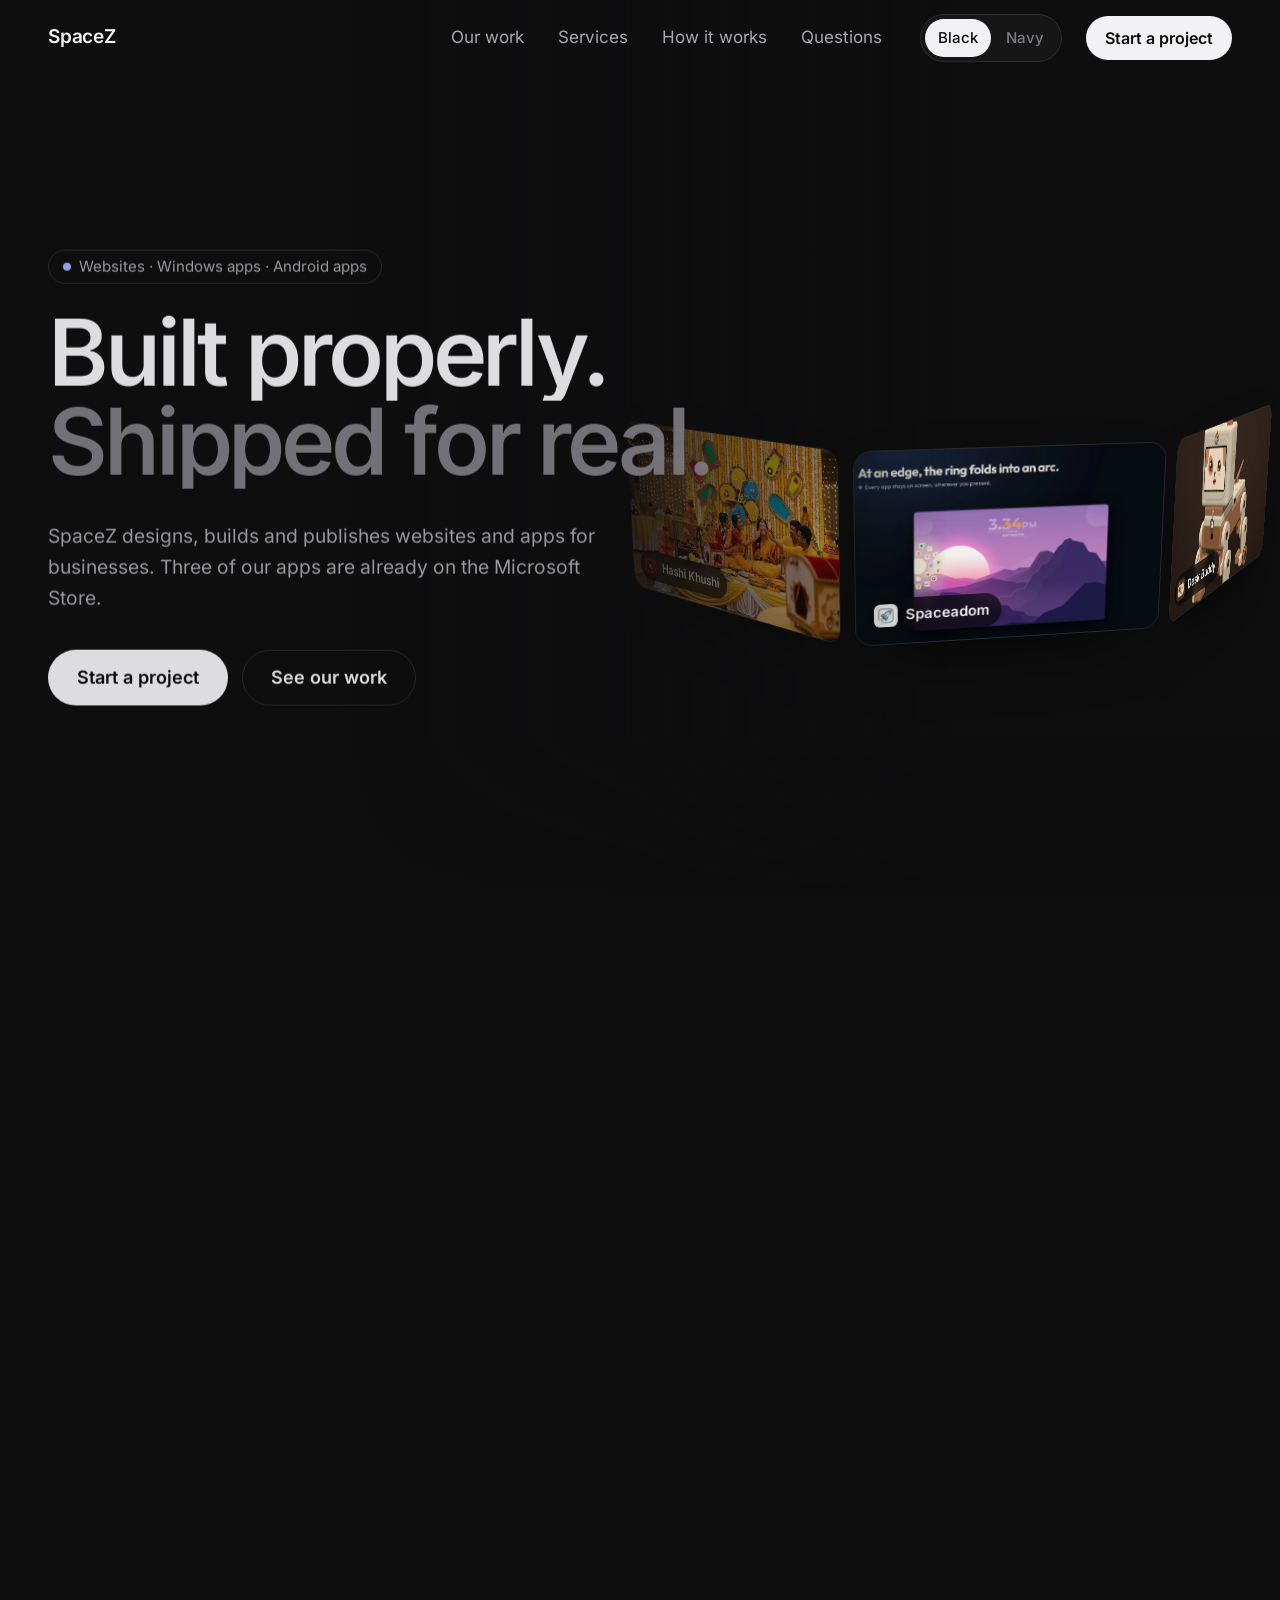
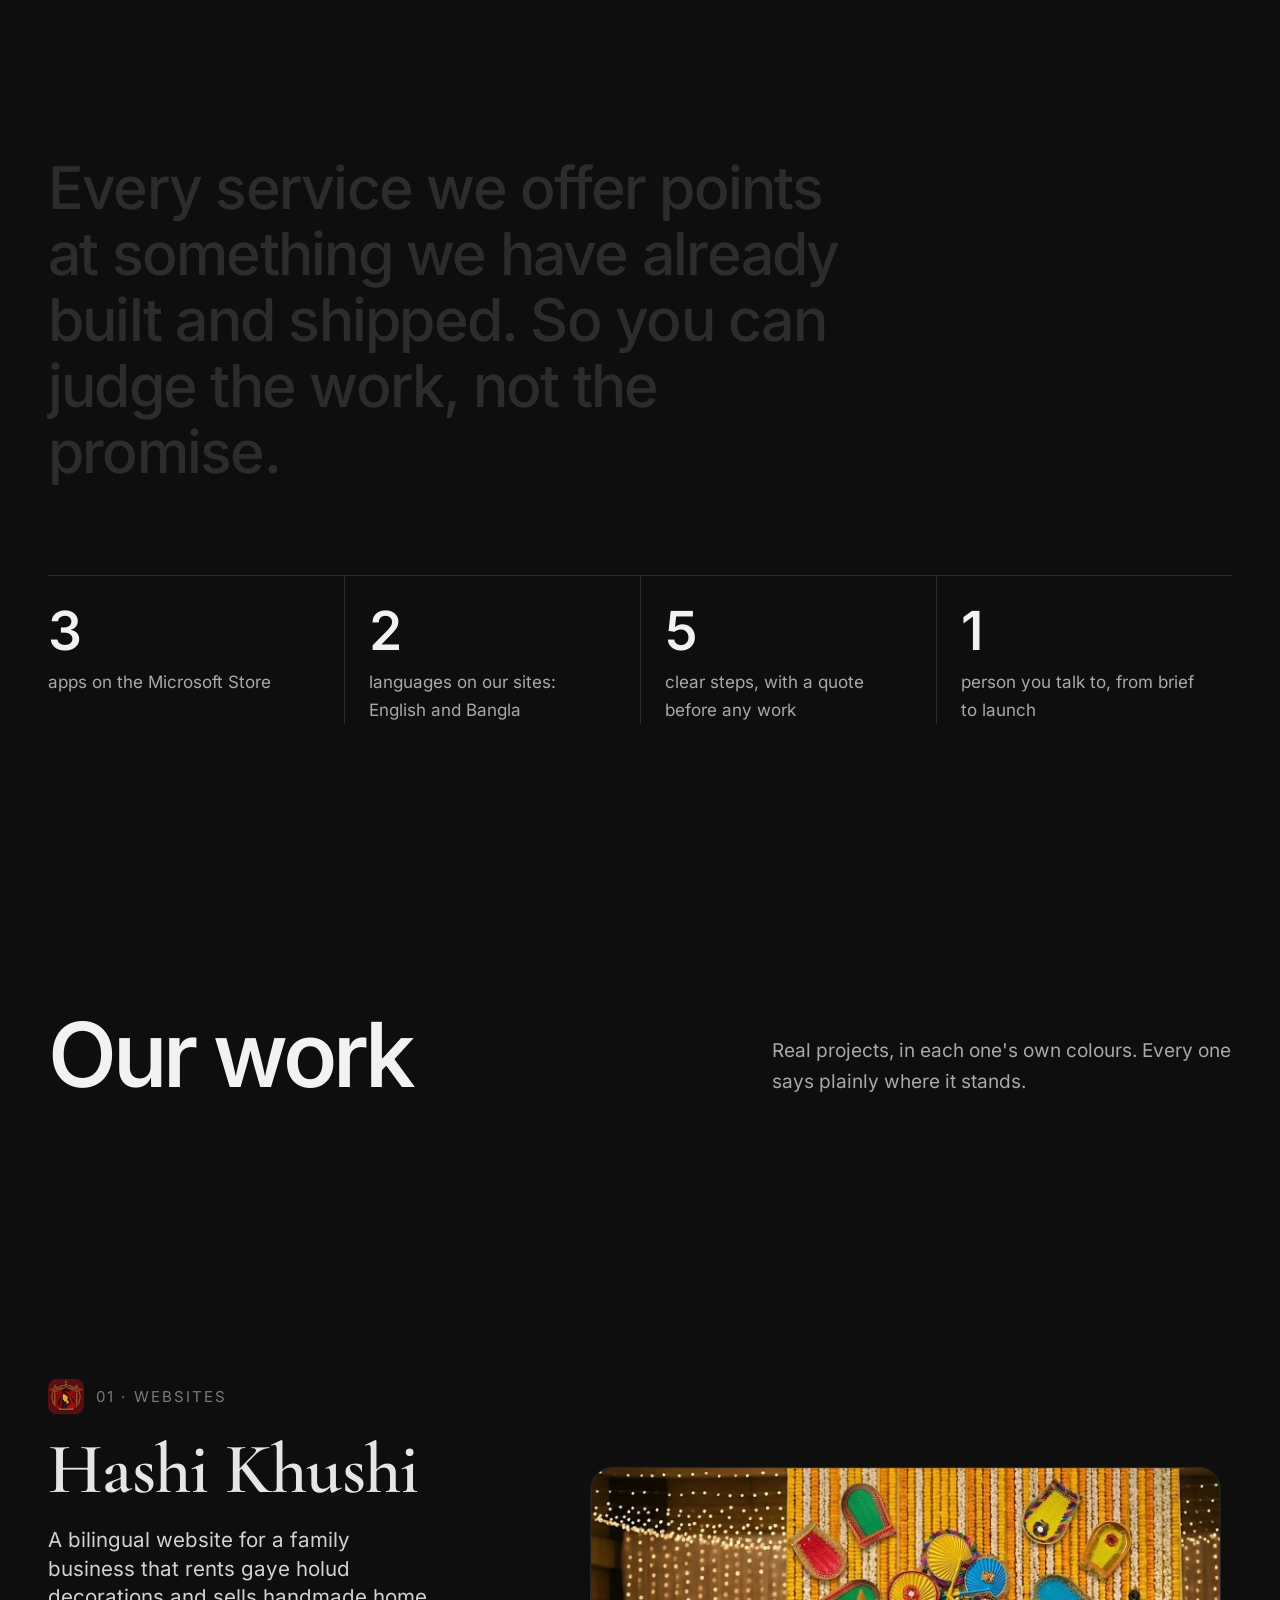
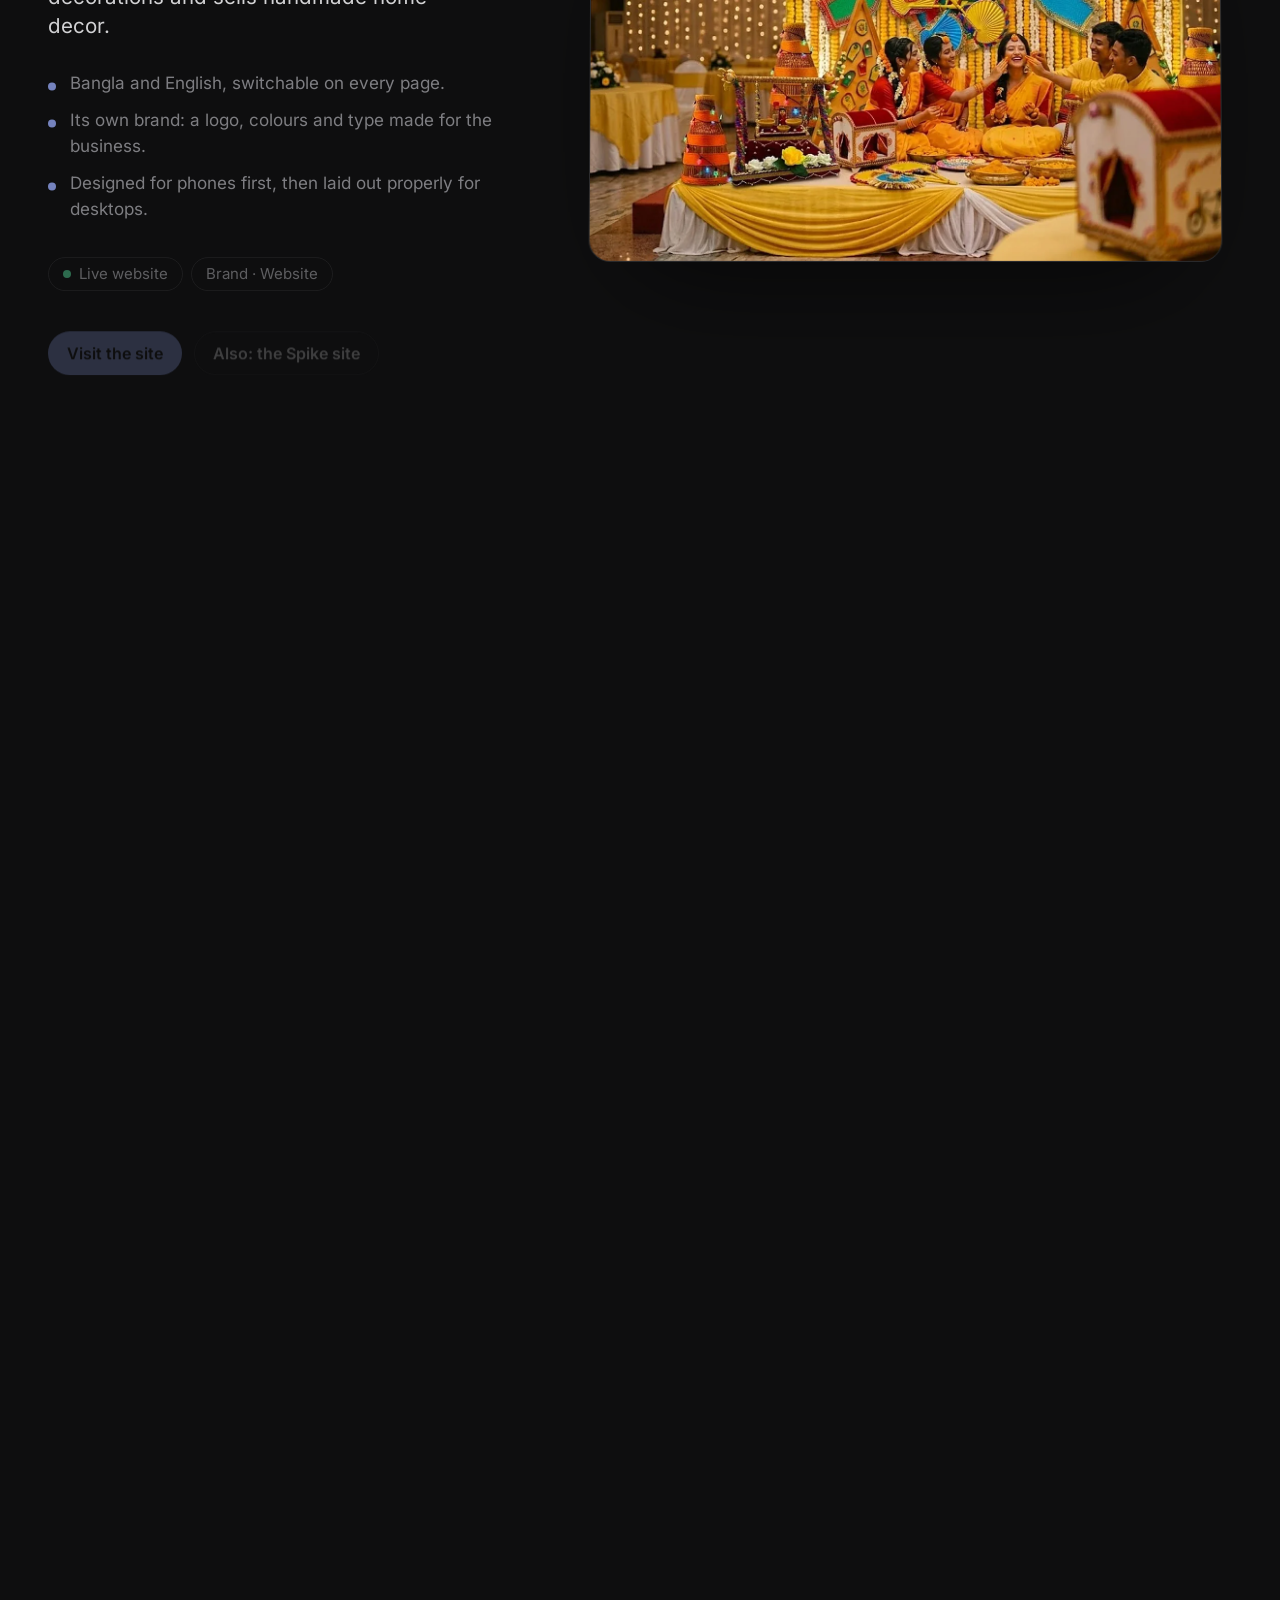
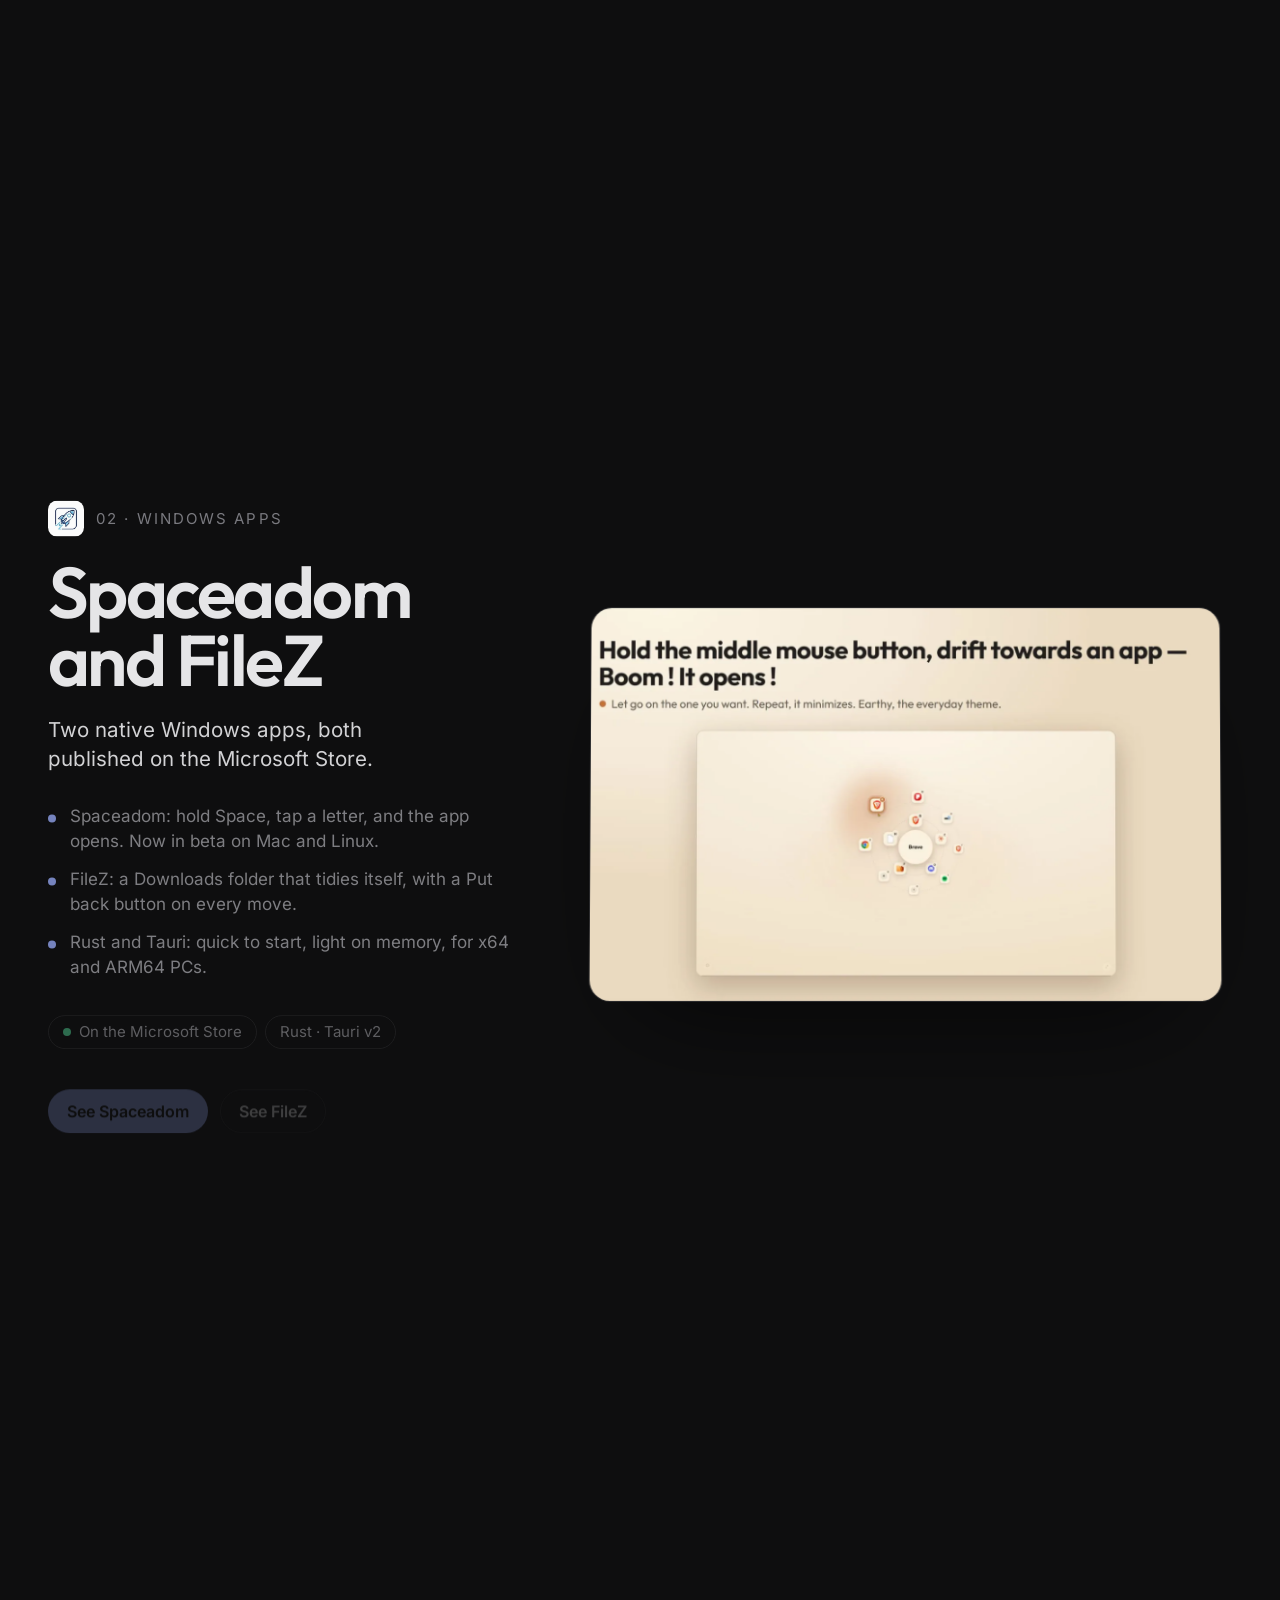
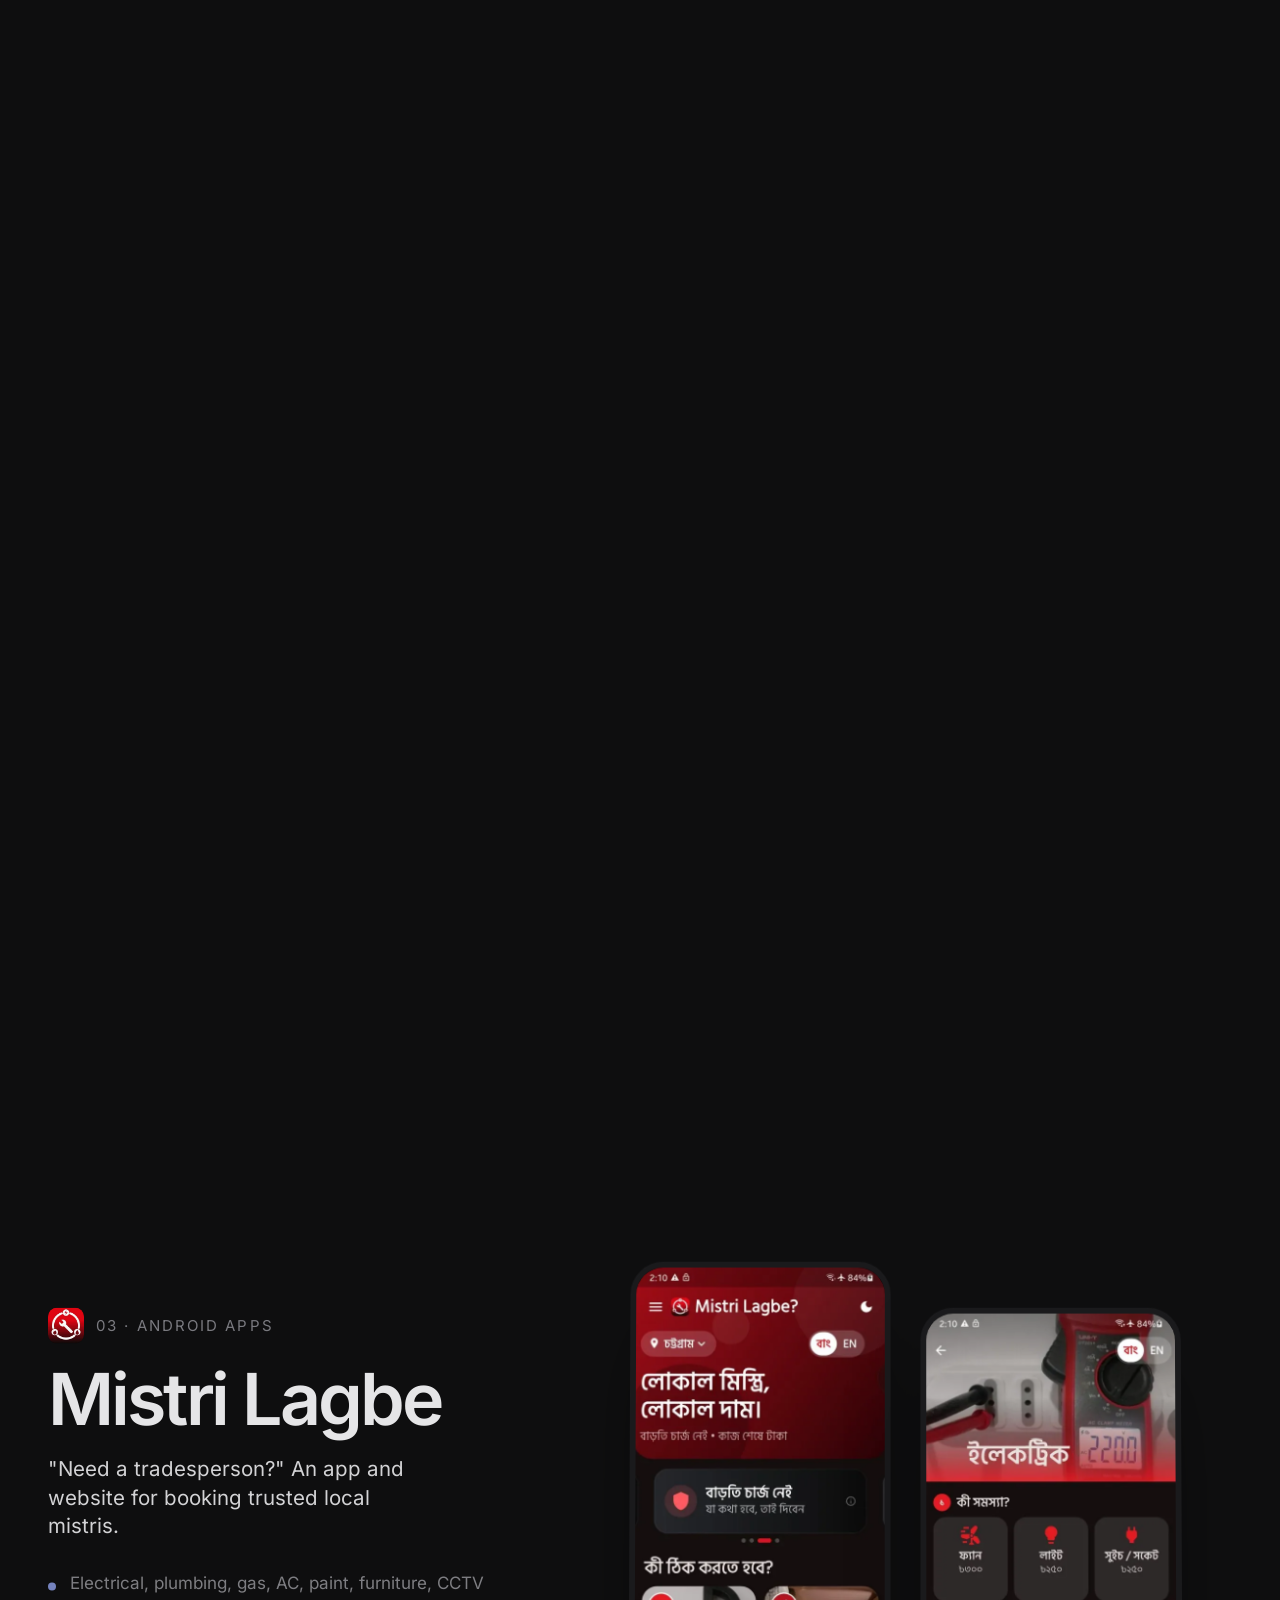
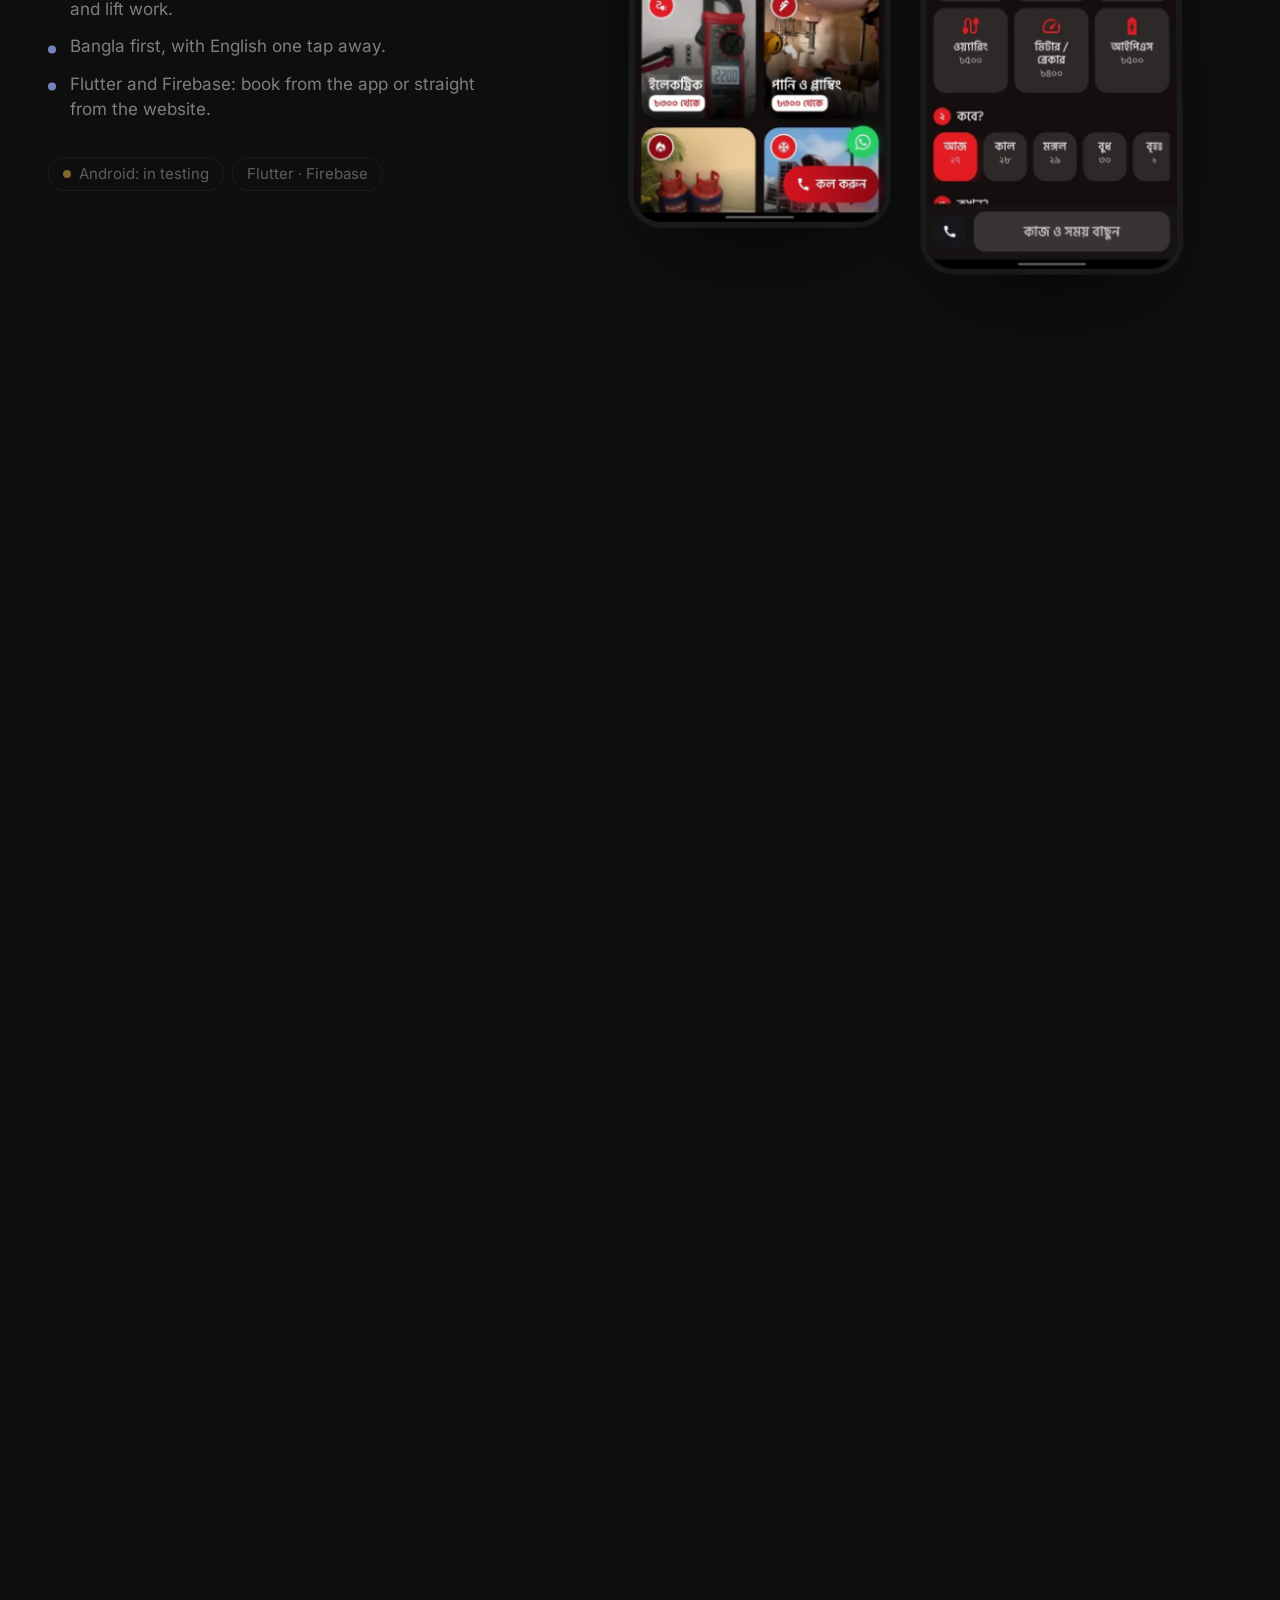
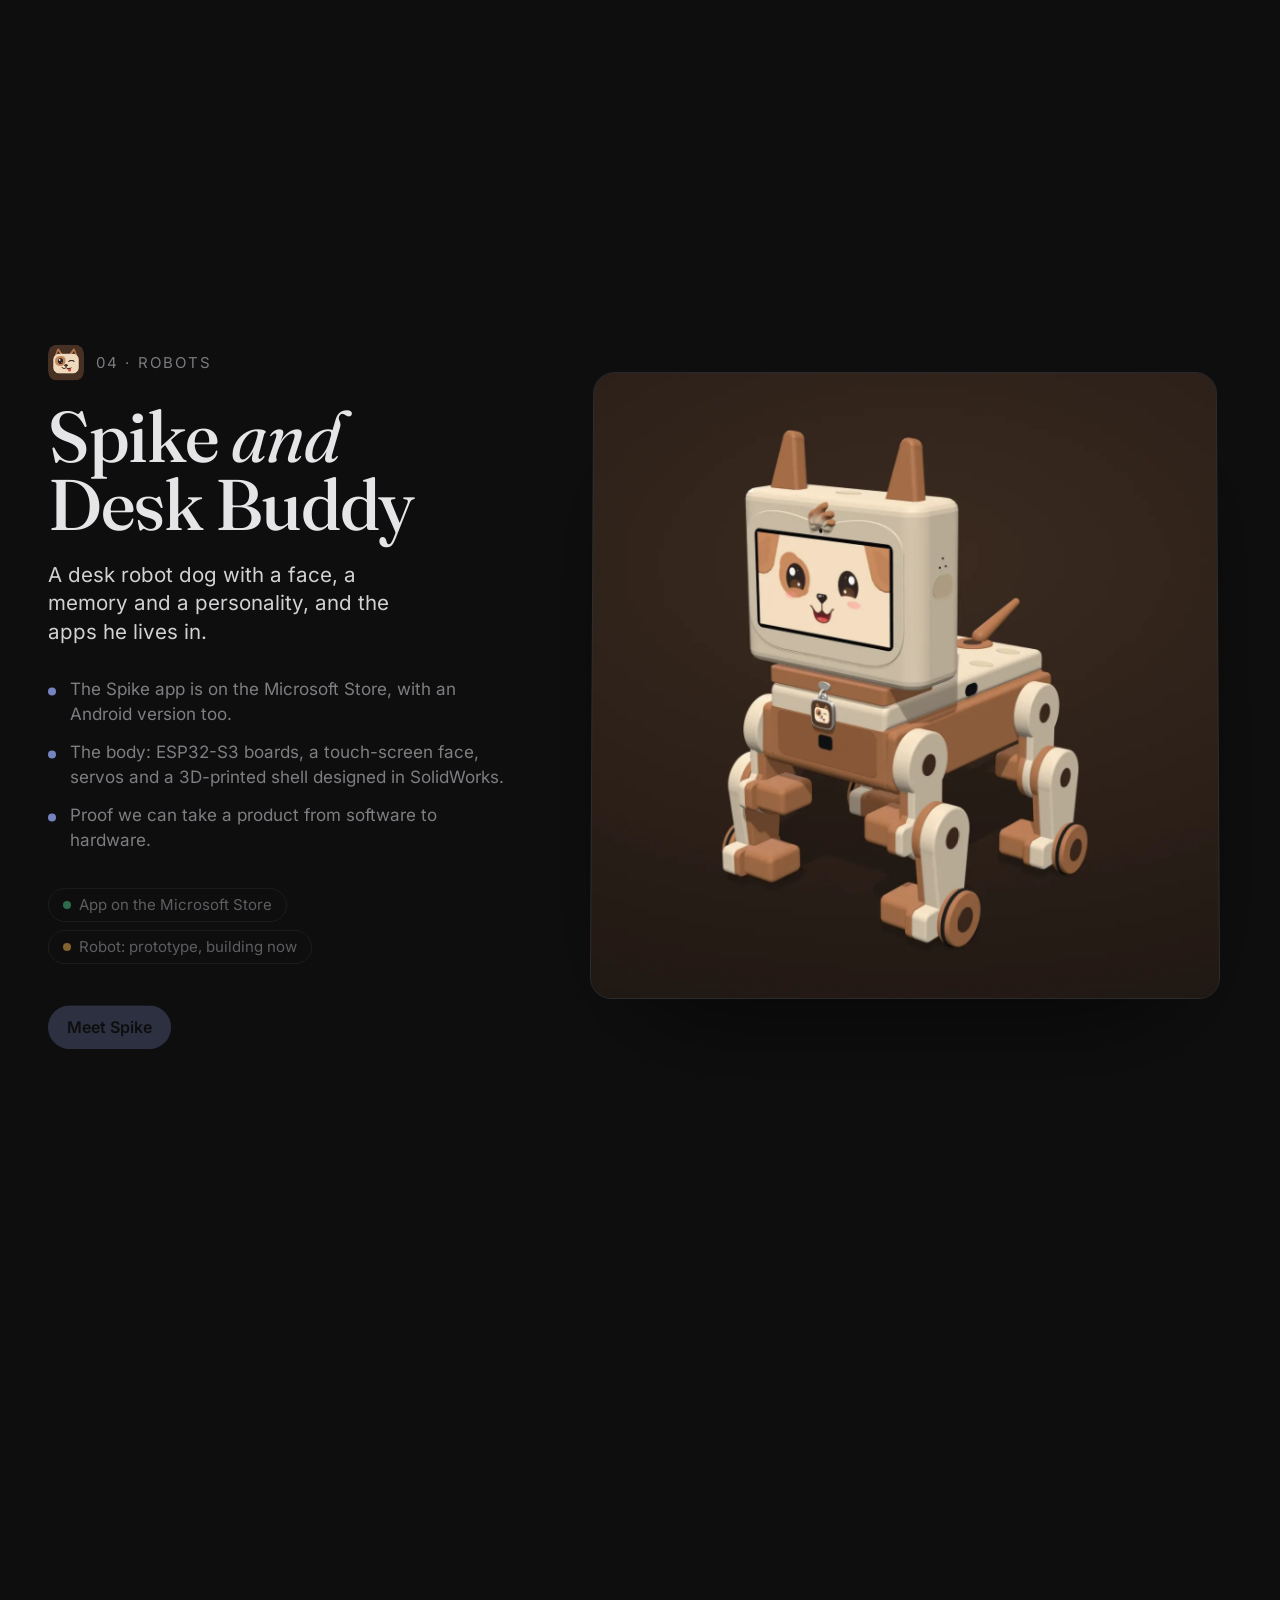
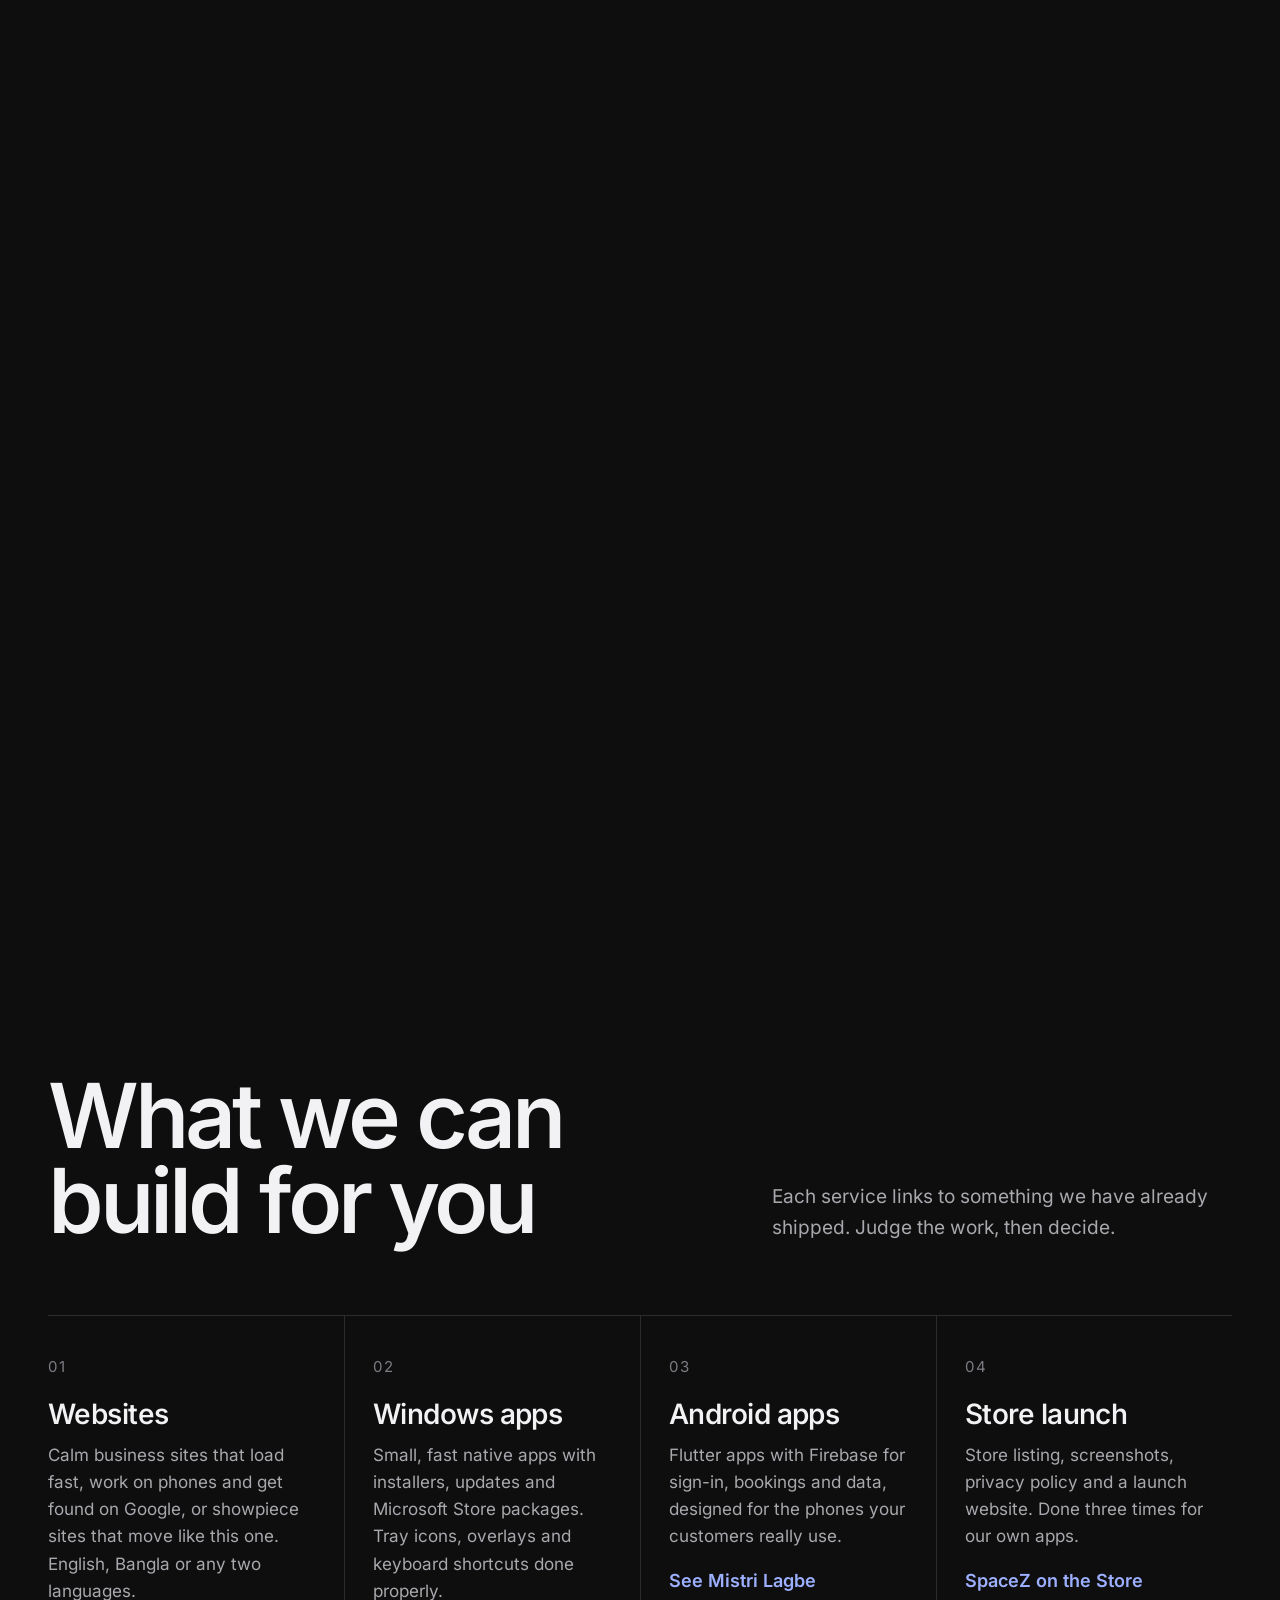
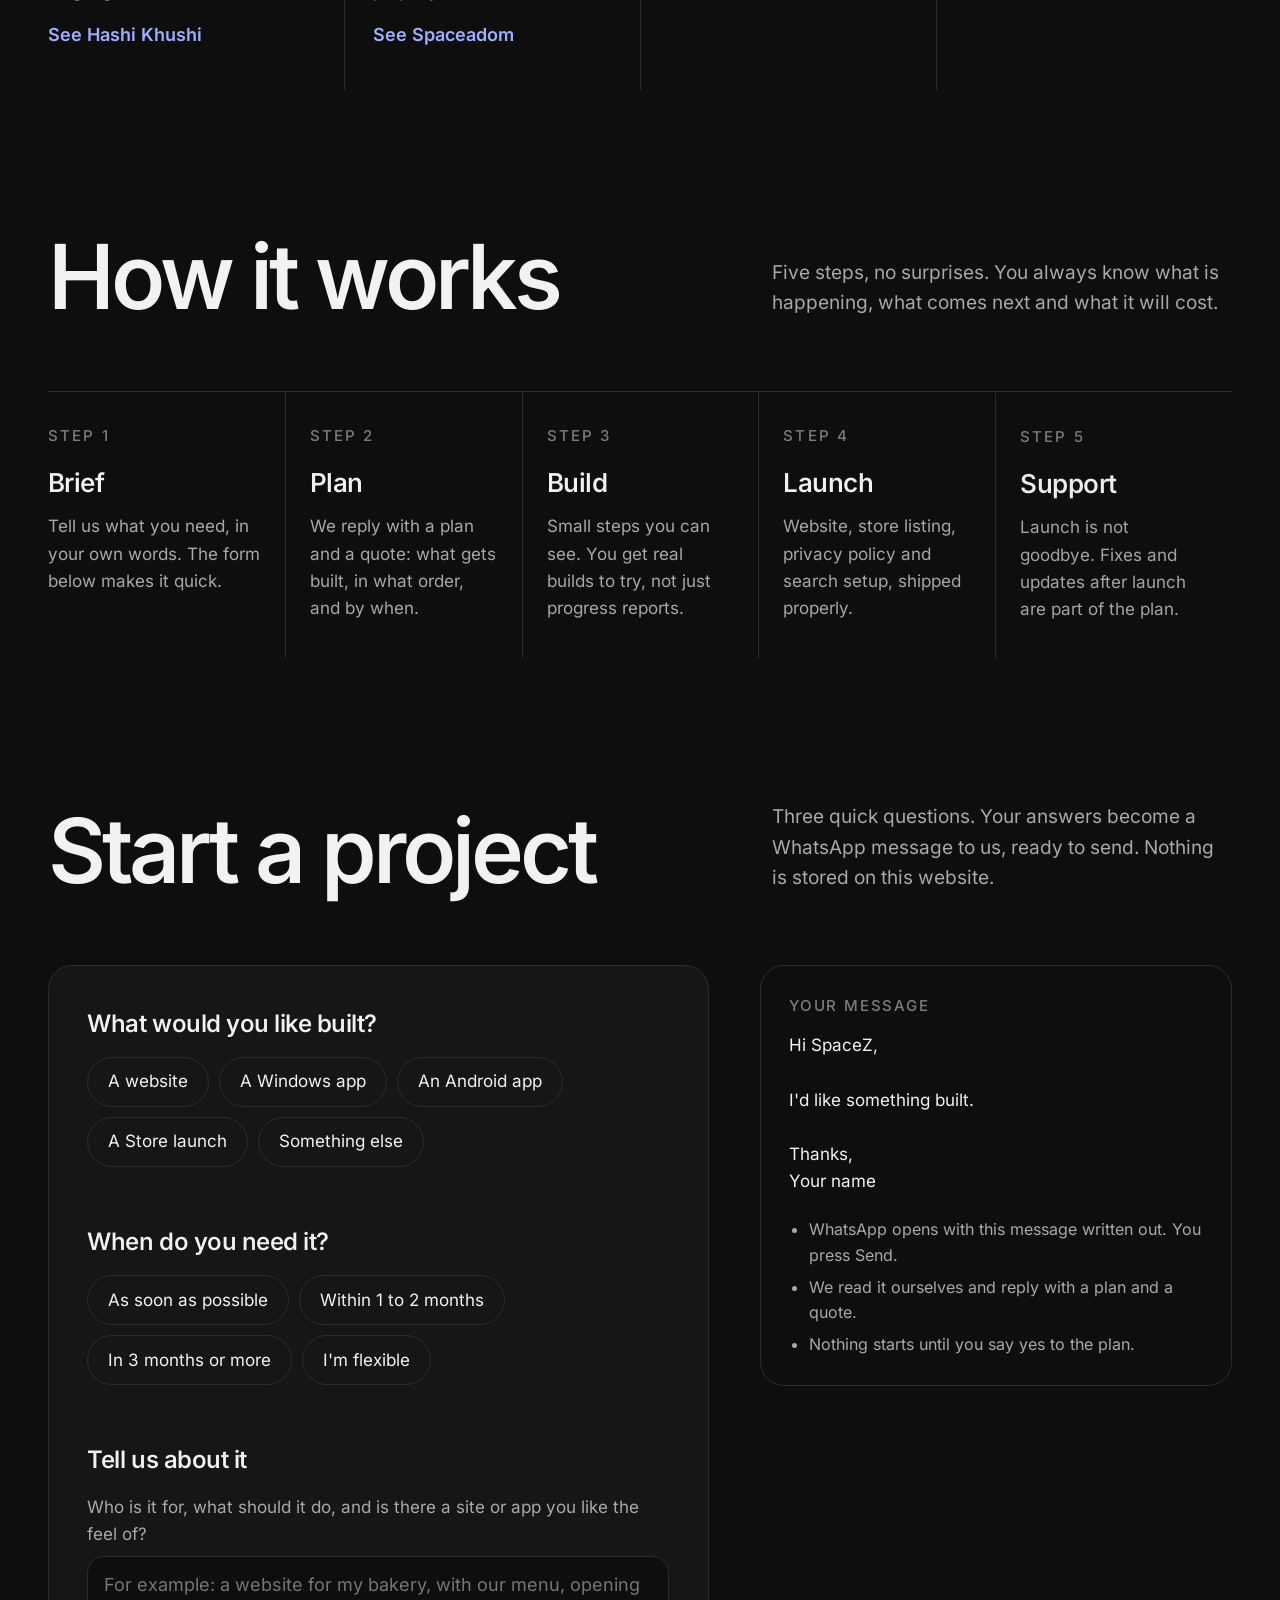
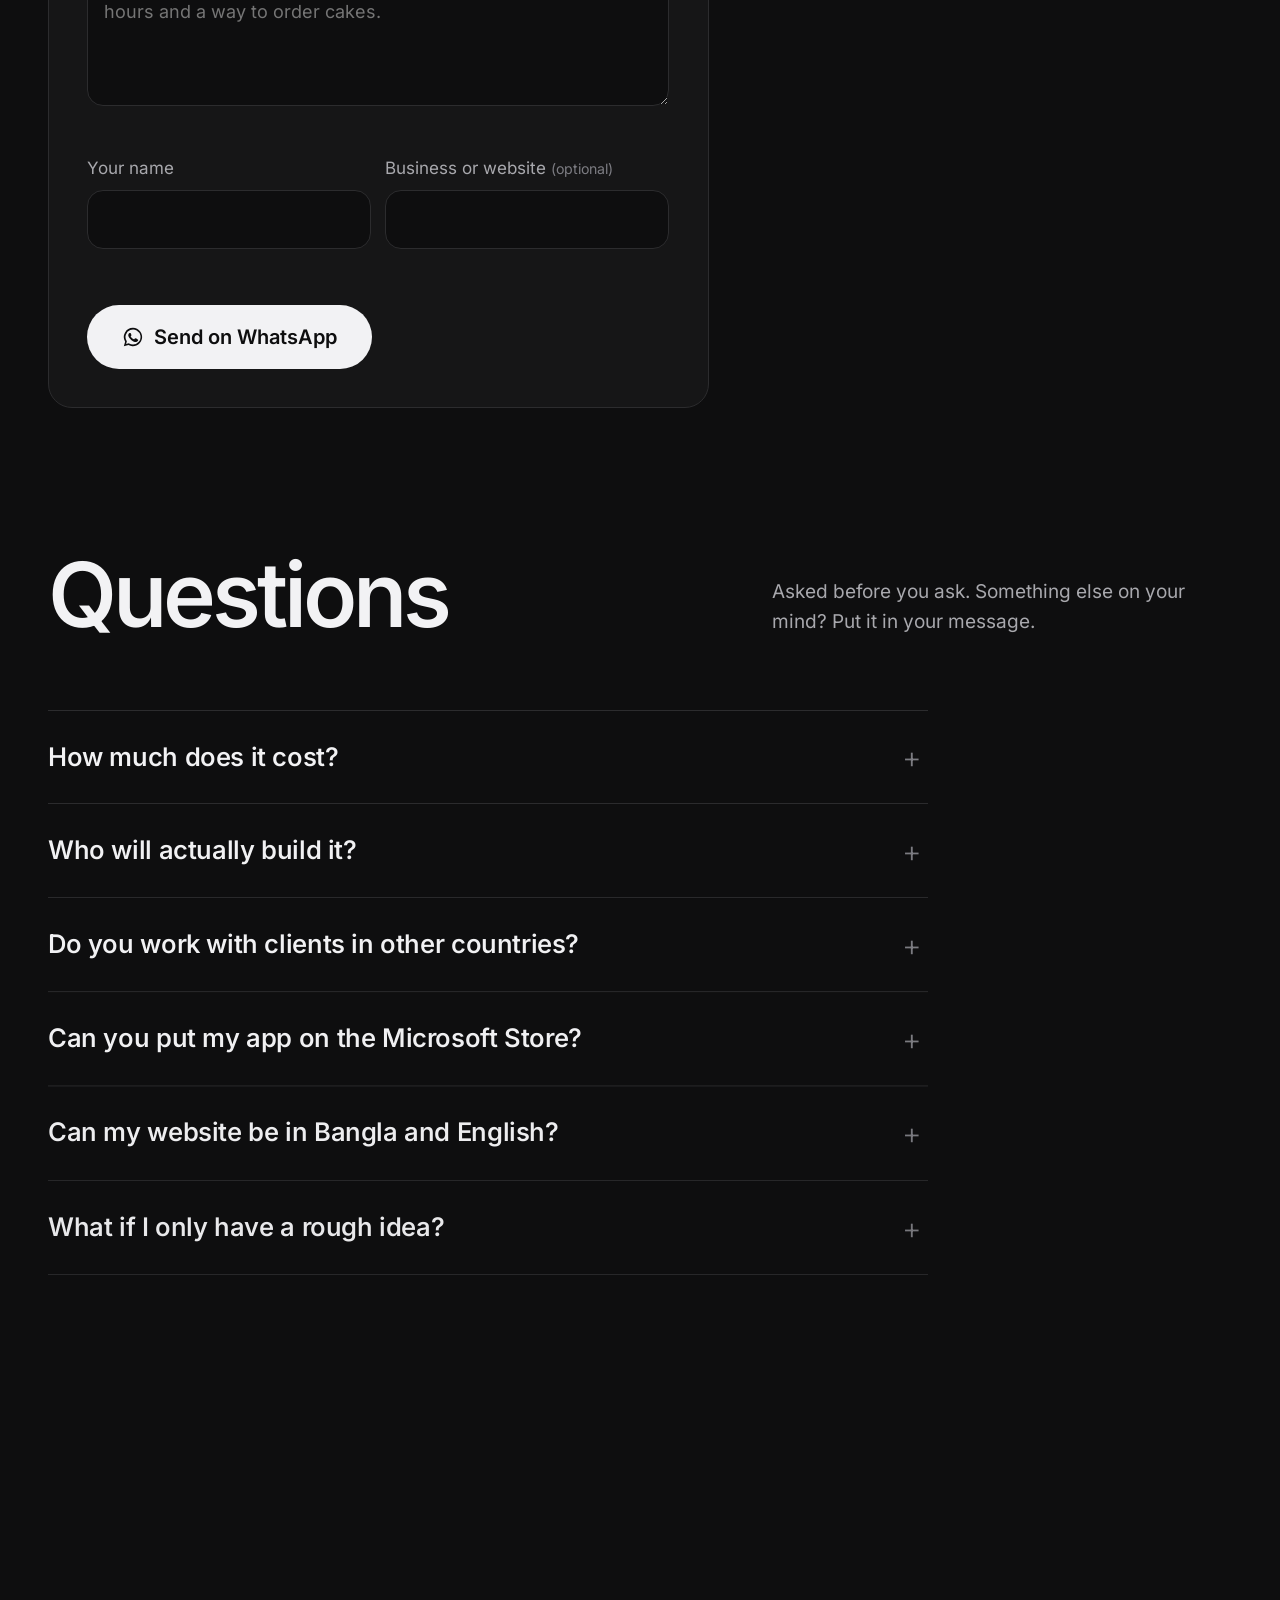
<file: index.html>
<!doctype html>
<html lang="en" data-theme="black" class="no-js">
<head>
<meta charset="utf-8">
<meta name="viewport" content="width=device-width, initial-scale=1, viewport-fit=cover">
<title>SpaceZ — Websites, Windows apps, Android apps and robots, built properly</title>
<meta name="description" content="SpaceZ is a small studio founded by Nur Ifran Arpon. We design, build and publish websites, Windows apps and Android apps for businesses, with three apps already on the Microsoft Store. Message us on WhatsApp.">
<link rel="canonical" href="https://nur-arpon.github.io/SpaceZ/">
<meta name="author" content="Nur Ifran Arpon">
<meta name="theme-color" content="#0e0e0f">
<script>(function(){var d=document.documentElement;d.className=d.className.replace('no-js','js');var t=null;try{t=localStorage.getItem('arpon-look')}catch(e){}if(t==='navy'||t==='black')d.setAttribute('data-theme',t)})();</script>
<link rel="preload" href="assets/fonts/inter.woff2" as="font" type="font/woff2" crossorigin>
<link rel="stylesheet" href="assets/css/site.css">
<link rel="icon" href="assets/img/favicon.svg?v=2" type="image/svg+xml">
<link rel="icon" href="assets/img/favicon-32.png?v=2" sizes="32x32" type="image/png">
<link rel="apple-touch-icon" href="assets/img/apple-touch-icon.png?v=2">
<meta property="og:type" content="website">
<meta property="og:site_name" content="SpaceZ">
<meta property="og:title" content="SpaceZ — Websites, apps and robots, built properly">
<meta property="og:description" content="A small studio with three apps on the Microsoft Store and live websites for real businesses. Tell us what you need on WhatsApp.">
<meta property="og:url" content="https://nur-arpon.github.io/SpaceZ/">
<meta property="og:image" content="https://nur-arpon.github.io/SpaceZ/assets/img/og.png">
<meta property="og:image:width" content="1200">
<meta property="og:image:height" content="630">
<meta name="twitter:card" content="summary_large_image">
<script type="application/ld+json">
{
  "@context": "https://schema.org",
  "@graph": [
    {
      "@type": "Organization",
      "@id": "https://nur-arpon.github.io/SpaceZ/#org",
      "name": "SpaceZ",
      "url": "https://nur-arpon.github.io/SpaceZ/",
      "logo": "https://nur-arpon.github.io/SpaceZ/assets/img/icon-512.png",
      "description": "A small studio that designs, builds and publishes websites, Windows apps and Android apps.",
      "founder": { "@type": "Person", "@id": "https://nur-arpon.github.io/#person", "name": "Nur Ifran Arpon", "url": "https://nur-arpon.github.io/" },
      "contactPoint": { "@type": "ContactPoint", "contactType": "sales", "url": "https://wa.me/61414089988", "availableLanguage": ["English", "Bengali"] },
      "sameAs": ["https://apps.microsoft.com/search/publisher?name=SpaceZ", "https://github.com/nur-arpon"]
    }
  ]
}
</script>
</head>
<body>
<a class="skip" href="#main">Skip to content</a>

<header class="header" id="header">
  <div class="wrap">
    <a class="wordmark" href="./">SpaceZ</a>
    <nav class="nav" aria-label="Main">
      <a href="#work">Our work</a>
      <a href="#services">Services</a>
      <a href="#process">How it works</a>
      <a href="#questions">Questions</a>
    </nav>
    <button class="theme-switch" type="button" aria-label="Switch the look between black and navy"><span data-v="black">Black</span><span data-v="navy">Navy</span></button>
    <a class="btn btn-primary btn-small" href="#brief">Start a project</a>
    <button class="menu-btn" type="button" aria-label="Open the menu" aria-expanded="false" aria-controls="sheet"><i></i></button>
  </div>
</header>
<div class="sheet" id="sheet">
  <a href="#work">Our work</a>
  <a href="#services">Services</a>
  <a href="#process">How it works</a>
  <a href="#questions">Questions</a>
  <button class="theme-switch" type="button" aria-label="Switch the look between black and navy"><span data-v="black">Black</span><span data-v="navy">Navy</span></button>
  <a class="btn btn-primary" href="#brief">Start a project</a>
</div>

<main id="main">

<section class="hero hero-long" id="top" aria-label="Introduction">
  <div class="hero-pin">
    <div class="orbit">
      <div class="orbit-cam" id="orbitCam">
        <div class="ring" id="ring">
          <button class="card3d" type="button" data-go="#websites" aria-label="See our websites"><img src="assets/img/work/hashi-hall.webp" alt="" width="1376" height="769"><span class="tag"><img src="assets/img/work/icon-hashi.webp" alt="" width="24" height="24">Hashi Khushi</span></button>
          <button class="card3d" type="button" data-go="#windows" aria-label="See our Windows apps"><img src="assets/img/work/spaceadom-arc.webp" alt="" width="1600" height="900"><span class="tag"><img src="assets/img/work/icon-spaceadom.webp" alt="" width="24" height="24">Spaceadom</span></button>
          <button class="card3d" type="button" data-go="#robots" aria-label="See our robot"><img src="assets/img/work/spike-robot.webp" alt="" width="1400" height="1400"><span class="tag"><img src="assets/img/work/icon-spike.webp" alt="" width="24" height="24">Desk Buddy</span></button>
          <button class="card3d" type="button" data-go="#android" aria-label="See our Android apps"><img src="assets/img/work/mistri-home.webp" alt="" width="540" height="1170" style="object-position:50% 20%"><span class="tag"><img src="assets/img/work/icon-mistri.webp" alt="" width="24" height="24">Mistri Lagbe</span></button>
          <button class="card3d" type="button" data-go="#windows" aria-label="See our Windows apps"><img src="assets/img/work/filez.webp" alt="" width="1280" height="720"><span class="tag"><img src="assets/img/work/icon-filez.webp" alt="" width="24" height="24">FileZ</span></button>
          <button class="card3d" type="button" data-go="#websites" aria-label="See our websites"><img src="assets/img/work/hashi-site.webp" alt="" width="1280" height="720"><span class="tag"><img src="assets/img/work/icon-hashi.webp" alt="" width="24" height="24">Website</span></button>
          <button class="card3d" type="button" data-go="#robots" aria-label="See Spike"><img src="assets/img/work/spike-app.webp" alt="" width="1280" height="720"><span class="tag"><img src="assets/img/work/icon-spike.webp" alt="" width="24" height="24">Spike app</span></button>
          <button class="card3d" type="button" data-go="#windows" aria-label="See our Windows apps"><img src="assets/img/work/spaceadom-ring.webp" alt="" width="1600" height="900"><span class="tag"><img src="assets/img/work/icon-spaceadom.webp" alt="" width="24" height="24">Spaceadom</span></button>
        </div>
      </div>
    </div>
    <div class="orbit-shade"></div>

    <div class="hero-copy">
      <div class="hero-kicker">
        <span class="pill"><span class="dot" style="color:var(--accent)"></span>Websites · Windows apps · Android apps</span>
      </div>
      <h1><span class="line"><span>Built properly.</span></span><span class="line"><span class="soft">Shipped for real.</span></span></h1>
      <p class="hero-lede">SpaceZ designs, builds and publishes websites and apps for businesses. Three of our apps are already on the Microsoft Store.</p>
      <div class="hero-actions">
        <a class="btn btn-primary" href="#brief">Start a project</a>
        <a class="btn btn-ghost" href="#work">See our work</a>
      </div>
    </div>
    <div class="hero-hint"><i></i>Scroll, or tap a picture</div>
  </div>
</section>

<section class="statement" aria-label="Why SpaceZ">
  <div class="wrap">
    <p data-words>Every service we offer points at something we have already built and shipped. So you can judge the work, not the promise.</p>
    <div class="facts">
      <div class="fact rv"><b>3</b><span>apps on the Microsoft Store</span></div>
      <div class="fact rv"><b>2</b><span>languages on our sites: English and Bangla</span></div>
      <div class="fact rv"><b>5</b><span>clear steps, with a quote before any work</span></div>
      <div class="fact rv"><b>1</b><span>person you talk to, from brief to launch</span></div>
    </div>
  </div>
</section>

<section class="work-intro" id="work" aria-labelledby="work-h">
  <div class="wrap sec-head">
    <h2 id="work-h" class="rv">Our work</h2>
    <p class="rv">Real projects, in each one's own colours. Every one says plainly where it stands.</p>
  </div>
</section>

<section class="chapter" id="websites" aria-labelledby="websites-h"
  data-palette='{"bg":"#140c08","bg3":"#22160f","line":"#3d2a1e","ink":"#f6efe3","ink2":"#d9c7a8","ink3":"#b09a7e","accent":"#d8901a"}'
  style="--chapter-font:'Cormorant',serif;--chapter-weight:600;--chapter-track:-0.01em">
  <div class="chapter-pin">
    <div class="chapter-grid">
      <div class="chapter-copy">
        <div class="chapter-num"><img src="assets/img/work/icon-hashi.webp" alt="" width="36" height="36">01 · Websites</div>
        <h3 id="websites-h">Hashi Khushi</h3>
        <p class="tagline">A bilingual website for a family business that rents gaye holud decorations and sells handmade home decor.</p>
        <ul>
          <li>Bangla and English, switchable on every page.</li>
          <li>Its own brand: a logo, colours and type made for the business.</li>
          <li>Designed for phones first, then laid out properly for desktops.</li>
        </ul>
        <div class="meta"><span class="pill live"><span class="dot"></span>Live website</span><span class="pill">Brand · Website</span></div>
        <div class="links">
          <a class="btn btn-primary btn-small" href="https://nur-arpon.github.io/hashi-khushi/">Visit the site</a>
          <a class="btn btn-ghost btn-small" href="https://nur-arpon.github.io/Spike/">Also: the Spike site</a>
        </div>
      </div>
      <div class="media" data-grow>
        <img class="slide" src="assets/img/work/hashi-hall.webp" alt="A gaye holud hall decorated with Hashi Khushi's rental pieces" width="1376" height="769" loading="lazy">
        <img class="slide" src="assets/img/work/hashi-site.webp" alt="The Hashi Khushi website's Bangla home page" width="1280" height="720" loading="lazy">
      </div>
    </div>
  </div>
</section>

<section class="chapter" id="windows" aria-labelledby="windows-h"
  data-palette='{"bg":"#070b17","bg3":"#131b33","line":"#222b48","ink":"#eef1fb","ink2":"#a3aac4","ink3":"#8189a8","accent":"#7d97ff"}'
  style="--chapter-font:'Outfit',sans-serif;--chapter-weight:600;--chapter-track:-0.035em">
  <div class="chapter-pin">
    <div class="chapter-grid">
      <div class="chapter-copy">
        <div class="chapter-num"><img src="assets/img/work/icon-spaceadom.webp" alt="" width="36" height="36">02 · Windows apps</div>
        <h3 id="windows-h">Spaceadom and FileZ</h3>
        <p class="tagline">Two native Windows apps, both published on the Microsoft Store.</p>
        <ul>
          <li>Spaceadom: hold Space, tap a letter, and the app opens. Now in beta on Mac and Linux.</li>
          <li>FileZ: a Downloads folder that tidies itself, with a Put back button on every move.</li>
          <li>Rust and Tauri: quick to start, light on memory, for x64 and ARM64 PCs.</li>
        </ul>
        <div class="meta"><span class="pill live"><span class="dot"></span>On the Microsoft Store</span><span class="pill">Rust · Tauri v2</span></div>
        <div class="links">
          <a class="btn btn-primary btn-small" href="https://apps.microsoft.com/detail/9PNB2QDZK902" target="_blank" rel="noopener">See Spaceadom</a>
          <a class="btn btn-ghost btn-small" href="https://apps.microsoft.com/detail/9MVK3ST0Z29J" target="_blank" rel="noopener">See FileZ</a>
        </div>
      </div>
      <div class="media" data-grow>
        <img class="slide" src="assets/img/work/spaceadom-ring.webp" alt="Spaceadom's mouse ring of app icons" width="1600" height="900" loading="lazy">
        <img class="slide" src="assets/img/work/spaceadom-anything.webp" alt="Spaceadom's keyboard map" width="1600" height="900" loading="lazy">
        <img class="slide" src="assets/img/work/filez.webp" alt="FileZ's home screen" width="1280" height="720" loading="lazy">
      </div>
    </div>
  </div>
</section>

<section class="chapter" id="android" aria-labelledby="android-h"
  data-palette='{"bg":"#0b0b0b","bg3":"#1a1214","line":"#33201f","ink":"#f4f1f1","ink2":"#cbbebe","ink3":"#a8a2a4","accent":"#ff3b45"}'>
  <div class="chapter-pin">
    <div class="chapter-grid">
      <div class="chapter-copy">
        <div class="chapter-num"><img src="assets/img/work/icon-mistri.webp" alt="" width="36" height="36">03 · Android apps</div>
        <h3 id="android-h">Mistri Lagbe</h3>
        <p class="tagline">"Need a tradesperson?" An app and website for booking trusted local mistris.</p>
        <ul>
          <li>Electrical, plumbing, gas, AC, paint, furniture, CCTV and lift work.</li>
          <li>Bangla first, with English one tap away.</li>
          <li>Flutter and Firebase: book from the app or straight from the website.</li>
        </ul>
        <div class="meta"><span class="pill test"><span class="dot"></span>Android: in testing</span><span class="pill">Flutter · Firebase</span></div>
      </div>
      <div class="phones" data-grow>
        <div class="phone"><img src="assets/img/work/mistri-home.webp" alt="Mistri Lagbe home screen in Bangla" width="540" height="1170" loading="lazy"></div>
        <div class="phone"><img src="assets/img/work/mistri-service.webp" alt="Mistri Lagbe service booking screen" width="540" height="1170" loading="lazy"></div>
      </div>
    </div>
  </div>
</section>

<section class="chapter" id="robots" aria-labelledby="robots-h"
  data-palette='{"bg":"#15100c","bg3":"#221914","line":"#3a2b21","ink":"#f6eadb","ink2":"#cdb8a3","ink3":"#a08670","accent":"#d9956a"}'
  style="--chapter-font:'Fraunces',serif;--chapter-weight:500;--chapter-track:-0.02em">
  <div class="chapter-pin">
    <div class="chapter-grid">
      <div class="chapter-copy">
        <div class="chapter-num"><img src="assets/img/work/icon-spike.webp" alt="" width="36" height="36">04 · Robots</div>
        <h3 id="robots-h">Spike <em>and</em> Desk&nbsp;Buddy</h3>
        <p class="tagline">A desk robot dog with a face, a memory and a personality, and the apps he lives in.</p>
        <ul>
          <li>The Spike app is on the Microsoft Store, with an Android version too.</li>
          <li>The body: ESP32-S3 boards, a touch-screen face, servos and a 3D-printed shell designed in SolidWorks.</li>
          <li>Proof we can take a product from software to hardware.</li>
        </ul>
        <div class="meta"><span class="pill live"><span class="dot"></span>App on the Microsoft Store</span><span class="pill build"><span class="dot"></span>Robot: prototype, building now</span></div>
        <div class="links">
          <a class="btn btn-primary btn-small" href="https://nur-arpon.github.io/Spike/">Meet Spike</a>
        </div>
      </div>
      <div class="media square" data-grow>
        <img class="slide" src="assets/img/work/spike-robot.webp" alt="Spike, a cream and brown robot dog with a screen face" width="1400" height="1400" loading="lazy">
        <img class="slide" src="assets/img/work/spike-side.webp" alt="Spike from the side" width="1600" height="1200" loading="lazy">
      </div>
    </div>
  </div>
</section>

<section class="block" id="services" aria-labelledby="sv-h">
  <div class="wrap">
    <div class="sec-head">
      <h2 id="sv-h" class="rv">What we can build for you</h2>
      <p class="rv">Each service links to something we have already shipped. Judge the work, then decide.</p>
    </div>
    <div class="grid-lines" style="--cols:4">
      <div class="rv"><span class="n">01</span><h4>Websites</h4><p>Calm business sites that load fast, work on phones and get found on Google, or showpiece sites that move like this one. English, Bangla or any two languages.</p><a class="proof" href="https://nur-arpon.github.io/hashi-khushi/">See Hashi Khushi</a></div>
      <div class="rv"><span class="n">02</span><h4>Windows apps</h4><p>Small, fast native apps with installers, updates and Microsoft Store packages. Tray icons, overlays and keyboard shortcuts done properly.</p><a class="proof" href="https://apps.microsoft.com/detail/9PNB2QDZK902" target="_blank" rel="noopener">See Spaceadom</a></div>
      <div class="rv"><span class="n">03</span><h4>Android apps</h4><p>Flutter apps with Firebase for sign-in, bookings and data, designed for the phones your customers really use.</p><a class="proof" href="#android">See Mistri Lagbe</a></div>
      <div class="rv"><span class="n">04</span><h4>Store launch</h4><p>Store listing, screenshots, privacy policy and a launch website. Done three times for our own apps.</p><a class="proof" href="https://apps.microsoft.com/search/publisher?name=SpaceZ" target="_blank" rel="noopener">SpaceZ on the Store</a></div>
    </div>
  </div>
</section>

<section class="block" id="process" aria-labelledby="pr-h" style="padding-top:0">
  <div class="wrap">
    <div class="sec-head">
      <h2 id="pr-h" class="rv">How it works</h2>
      <p class="rv">Five steps, no surprises. You always know what is happening, what comes next and what it will cost.</p>
    </div>
    <div class="steps">
      <div class="rv"><span class="eyebrow" style="margin:0">Step 1</span><b>Brief</b><p>Tell us what you need, in your own words. The form below makes it quick.</p></div>
      <div class="rv"><span class="eyebrow" style="margin:0">Step 2</span><b>Plan</b><p>We reply with a plan and a quote: what gets built, in what order, and by when.</p></div>
      <div class="rv"><span class="eyebrow" style="margin:0">Step 3</span><b>Build</b><p>Small steps you can see. You get real builds to try, not just progress reports.</p></div>
      <div class="rv"><span class="eyebrow" style="margin:0">Step 4</span><b>Launch</b><p>Website, store listing, privacy policy and search setup, shipped properly.</p></div>
      <div class="rv"><span class="eyebrow" style="margin:0">Step 5</span><b>Support</b><p>Launch is not goodbye. Fixes and updates after launch are part of the plan.</p></div>
    </div>
  </div>
</section>

<section class="block" id="brief" aria-labelledby="br-h" style="padding-top:0">
  <div class="wrap">
    <div class="sec-head">
      <h2 id="br-h" class="rv">Start a project</h2>
      <p class="rv">Three quick questions. Your answers become a WhatsApp message to us, ready to send. Nothing is stored on this website.</p>
    </div>
    <div class="brief">
      <form class="brief-form rv" id="briefForm" novalidate>
        <fieldset>
          <legend>What would you like built?</legend>
          <div class="chips" data-group="type">
            <label class="chip"><input type="radio" name="type" value="A website"><span>A website</span></label>
            <label class="chip"><input type="radio" name="type" value="A Windows app"><span>A Windows app</span></label>
            <label class="chip"><input type="radio" name="type" value="An Android app"><span>An Android app</span></label>
            <label class="chip"><input type="radio" name="type" value="A Store launch"><span>A Store launch</span></label>
            <label class="chip"><input type="radio" name="type" value="Something else"><span>Something else</span></label>
          </div>
          <p class="err" data-err="type"></p>
        </fieldset>
        <fieldset>
          <legend>When do you need it?</legend>
          <div class="chips">
            <label class="chip"><input type="radio" name="when" value="as soon as possible"><span>As soon as possible</span></label>
            <label class="chip"><input type="radio" name="when" value="within 1 to 2 months"><span>Within 1 to 2 months</span></label>
            <label class="chip"><input type="radio" name="when" value="in 3 months or more"><span>In 3 months or more</span></label>
            <label class="chip"><input type="radio" name="when" value="I'm flexible"><span>I'm flexible</span></label>
          </div>
          <p class="err" data-err="when"></p>
        </fieldset>
        <fieldset>
          <legend>Tell us about it</legend>
          <label class="field" for="briefIdea">Who is it for, what should it do, and is there a site or app you like the feel of?</label>
          <textarea id="briefIdea" name="idea" maxlength="1500" placeholder="For example: a website for my bakery, with our menu, opening hours and a way to order cakes."></textarea>
          <p class="err" data-err="idea"></p>
          <div class="row2" style="margin-top:14px">
            <div><label class="field" for="briefName">Your name</label><input type="text" id="briefName" name="name" autocomplete="name" maxlength="80"></div>
            <div><label class="field" for="briefBiz">Business or website <small style="color:var(--ink-3)">(optional)</small></label><input type="text" id="briefBiz" name="biz" maxlength="120"></div>
          </div>
          <p class="err" data-err="name"></p>
        </fieldset>
        <button class="btn btn-whatsapp" type="submit">
          <svg viewBox="0 0 24 24" aria-hidden="true" fill="currentColor"><path d="M12 2a10 10 0 0 0-8.6 15.1L2 22l5-1.3A10 10 0 1 0 12 2Zm0 18.2a8.2 8.2 0 0 1-4.2-1.2l-.3-.2-3 .8.8-2.9-.2-.3A8.2 8.2 0 1 1 12 20.2Zm4.5-6.1c-.2-.1-1.5-.7-1.7-.8-.2-.1-.4-.1-.6.1l-.8 1c-.1.2-.3.2-.5.1a6.7 6.7 0 0 1-3.3-2.9c-.3-.4.3-.4.7-1.4.1-.2 0-.3 0-.4l-.8-1.8c-.2-.5-.4-.4-.6-.4h-.5a1 1 0 0 0-.7.3 3 3 0 0 0-.9 2.2 5.2 5.2 0 0 0 1.1 2.7 11.8 11.8 0 0 0 4.5 4c1.7.7 2.3.8 3.2.6a2.7 2.7 0 0 0 1.8-1.2 2.2 2.2 0 0 0 .2-1.3c-.1-.1-.3-.2-.5-.3Z"/></svg>
          Send on WhatsApp
        </button>
      </form>
      <aside class="brief-preview rv" aria-live="polite">
        <h3>Your message</h3>
        <pre id="briefPreview">Hi SpaceZ, …</pre>
        <ul>
          <li>WhatsApp opens with this message written out. You press Send.</li>
          <li>We read it ourselves and reply with a plan and a quote.</li>
          <li>Nothing starts until you say yes to the plan.</li>
        </ul>
      </aside>
    </div>
  </div>
</section>

<section class="block" id="questions" aria-labelledby="q-h" style="padding-top:0">
  <div class="wrap">
    <div class="sec-head">
      <h2 id="q-h" class="rv">Questions</h2>
      <p class="rv">Asked before you ask. Something else on your mind? Put it in your message.</p>
    </div>
    <div class="faq">
      <details class="rv"><summary>How much does it cost?</summary><p>Every project is different, so there is no price list. Tell us about yours and we will reply with a plan and a quote before any work starts.</p></details>
      <details class="rv"><summary>Who will actually build it?</summary><p>SpaceZ was founded by Nur Ifran Arpon, an engineering student and developer. He builds with a small team of student developers, the same people who made Spaceadom, Spike and FileZ, and he is the person you talk to.</p></details>
      <details class="rv"><summary>Do you work with clients in other countries?</summary><p>Yes. We work remotely with clients anywhere. Most of the work happens in writing, and calls are set for a time that suits you.</p></details>
      <details class="rv"><summary>Can you put my app on the Microsoft Store?</summary><p>Yes. SpaceZ has published three apps there: Spaceadom, Spike and FileZ. That covers the listing, the screenshots, the privacy policy and the submission itself.</p></details>
      <details class="rv"><summary>Can my website be in Bangla and English?</summary><p>Yes. Hashi Khushi and Mistri Lagbe both switch between Bangla and English on every page, and we can do the same for any two languages.</p></details>
      <details class="rv"><summary>What if I only have a rough idea?</summary><p>That is the normal place to start. Describe the problem you want solved, and the plan will turn it into something concrete.</p></details>
    </div>
  </div>
</section>

<section class="contact" id="contact" aria-labelledby="ct-h">
  <div class="wrap">
    <h2 id="ct-h" class="rv">Got an idea? Let's build it.</h2>
    <p class="rv">Message us on WhatsApp in your own words. We reply with a plan and a quote, and nothing starts until you say yes.</p>
    <div class="hero-actions rv">
      <a class="btn btn-whatsapp" href="https://wa.me/61414089988?text=Hi%20SpaceZ%2C%20I%27d%20like%20to%20talk%20about%20a%20project." target="_blank" rel="noopener">
        <svg viewBox="0 0 24 24" aria-hidden="true" fill="currentColor"><path d="M12 2a10 10 0 0 0-8.6 15.1L2 22l5-1.3A10 10 0 1 0 12 2Zm0 18.2a8.2 8.2 0 0 1-4.2-1.2l-.3-.2-3 .8.8-2.9-.2-.3A8.2 8.2 0 1 1 12 20.2Zm4.5-6.1c-.2-.1-1.5-.7-1.7-.8-.2-.1-.4-.1-.6.1l-.8 1c-.1.2-.3.2-.5.1a6.7 6.7 0 0 1-3.3-2.9c-.3-.4.3-.4.7-1.4.1-.2 0-.3 0-.4l-.8-1.8c-.2-.5-.4-.4-.6-.4h-.5a1 1 0 0 0-.7.3 3 3 0 0 0-.9 2.2 5.2 5.2 0 0 0 1.1 2.7 11.8 11.8 0 0 0 4.5 4c1.7.7 2.3.8 3.2.6a2.7 2.7 0 0 0 1.8-1.2 2.2 2.2 0 0 0 .2-1.3c-.1-.1-.3-.2-.5-.3Z"/></svg>
        Message us on WhatsApp
      </a>
    </div>
    <p class="contact-alt rv">Prefer email? <button type="button" data-email>Show our email address</button></p>
  </div>
</section>

</main>

<footer class="footer">
  <div class="wrap">
    <div class="footer-grid">
      <div>
        <p class="big">SpaceZ</p>
        <p style="margin:0;max-width:40ch">Websites, Windows apps and Android apps, built properly and shipped. Founded by <a href="https://nur-arpon.github.io/" style="color:var(--ink)">Nur Ifran Arpon</a>.</p>
        <p class="kofi">Enjoy our free apps? You can <a href="https://ko-fi.com/nurifran" target="_blank" rel="noopener">buy us a coffee on Ko-fi</a>.</p>
      </div>
      <div><h5>Studio</h5><ul><li><a href="#work">Our work</a></li><li><a href="#services">Services</a></li><li><a href="#process">How it works</a></li><li><a href="#brief">Start a project</a></li><li><a href="privacy.html">Privacy</a></li></ul></div>
      <div><h5>Work</h5><ul><li><a href="https://nur-arpon.github.io/hashi-khushi/">Hashi Khushi</a></li><li><a href="https://nur-arpon.github.io/Spaceadom/">Spaceadom</a></li><li><a href="https://apps.microsoft.com/detail/9MVK3ST0Z29J">FileZ</a></li><li><a href="https://nur-arpon.github.io/Spike/">Spike</a></li></ul></div>
      <div><h5>Elsewhere</h5><ul><li><a href="https://apps.microsoft.com/search/publisher?name=SpaceZ">Microsoft Store</a></li><li><a href="https://github.com/nur-arpon">GitHub</a></li><li><a href="https://nur-arpon.github.io/">Nur Ifran Arpon</a></li></ul></div>
    </div>
    <div class="footer-bottom"><span>© 2026 SpaceZ</span><span>Made by Nur Ifran Arpon · SpaceZ</span></div>
  </div>
</footer>

<script src="assets/js/vendor/gsap.min.js" defer></script>
<script src="assets/js/vendor/ScrollTrigger.min.js" defer></script>
<script src="assets/js/vendor/lenis.min.js" defer></script>
<script src="assets/js/site.js" defer></script>
<script src="assets/js/brief.js" defer></script>
</body>
</html>
</file>
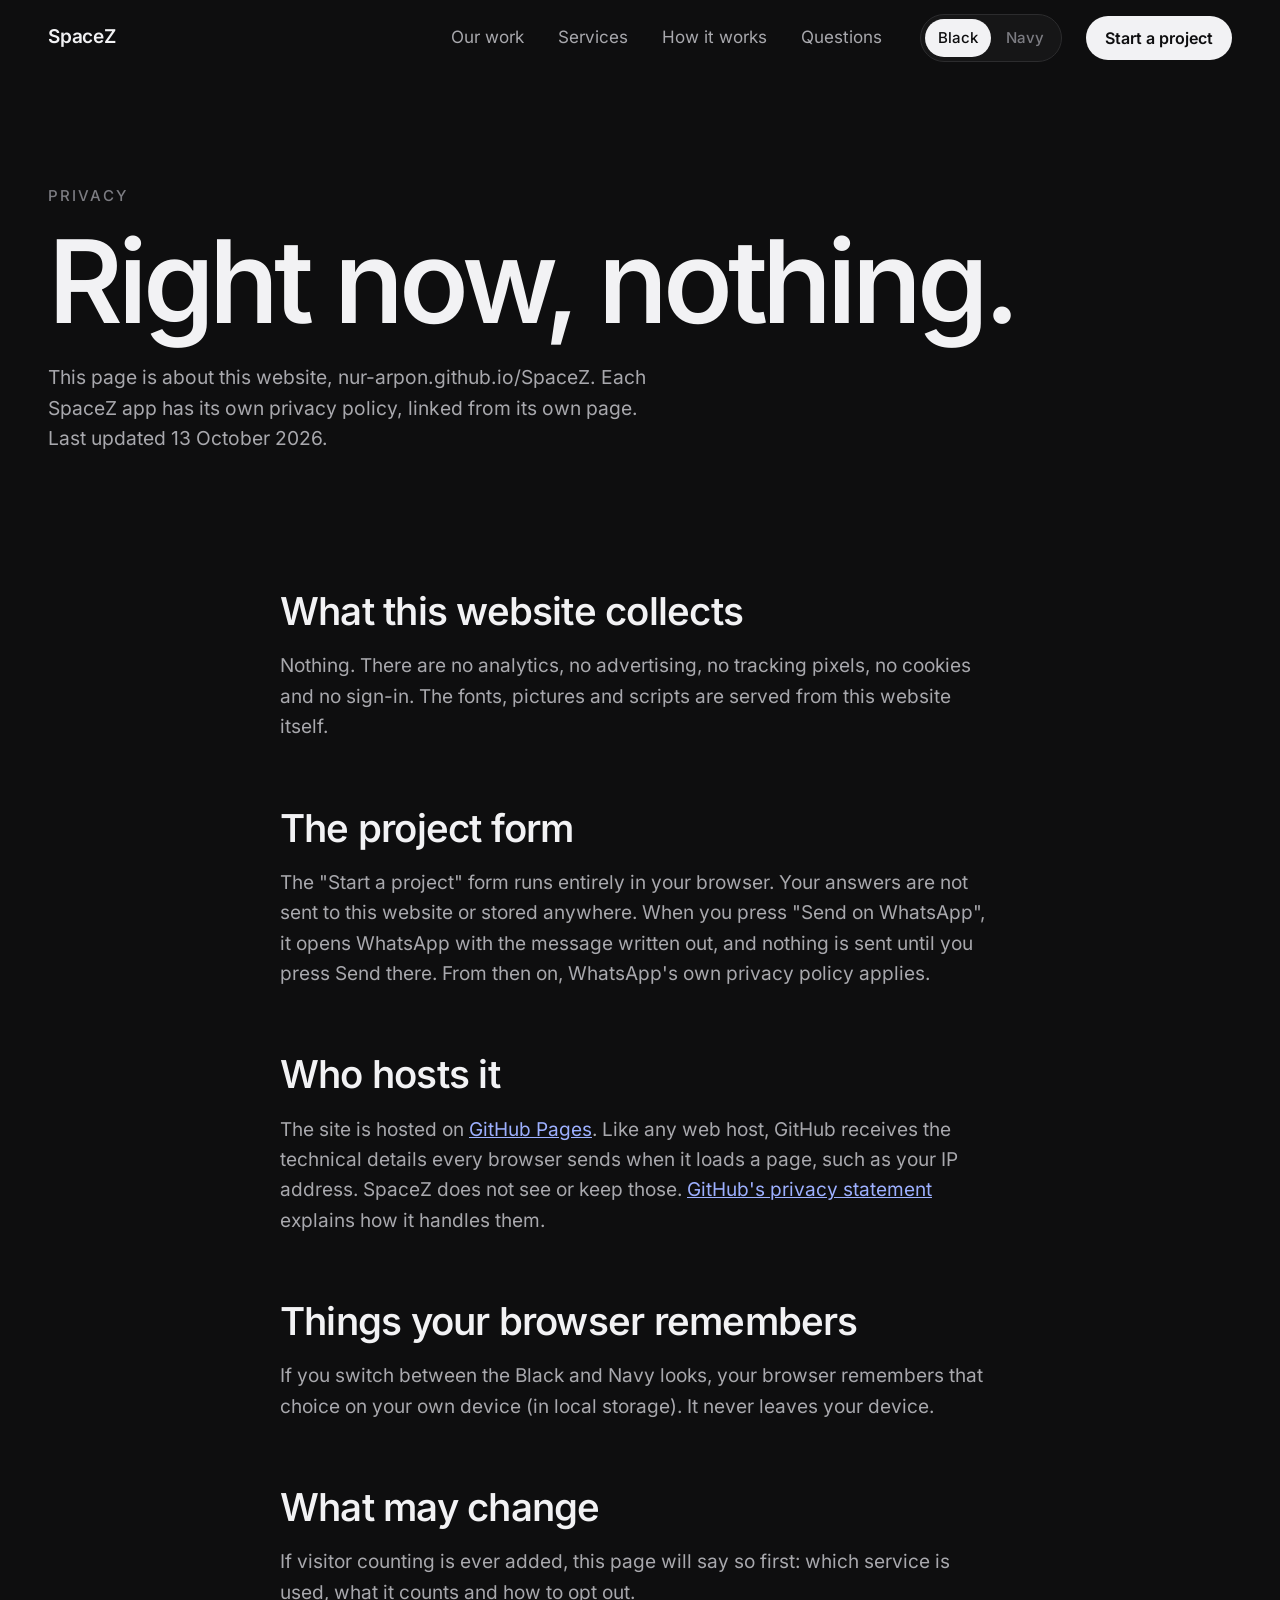
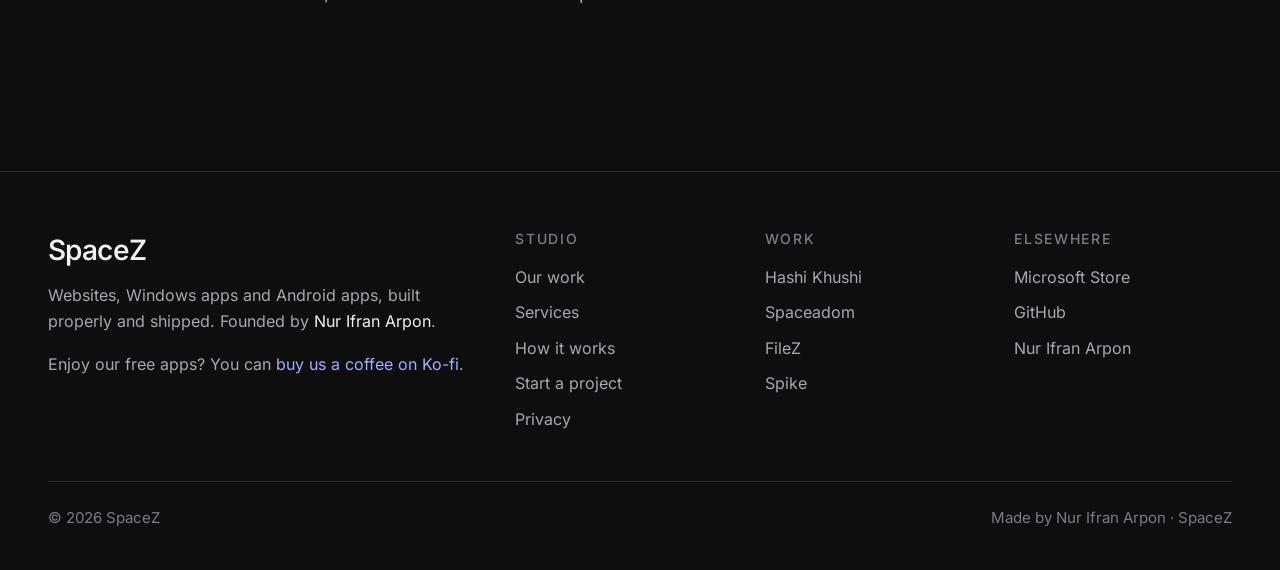
<file: privacy.html>
<!doctype html>
<html lang="en" data-theme="black" class="no-js">
<head>
<meta charset="utf-8">
<meta name="viewport" content="width=device-width, initial-scale=1, viewport-fit=cover">
<meta name="author" content="SpaceZ">
<meta name="theme-color" content="#0e0e0f">
<script>(function(){var d=document.documentElement;d.className=d.className.replace('no-js','js');var t=null;try{t=localStorage.getItem('arpon-look')}catch(e){}if(t==='navy'||t==='black')d.setAttribute('data-theme',t)})();</script>
<link rel="preload" href="assets/fonts/inter.woff2" as="font" type="font/woff2" crossorigin>
<link rel="stylesheet" href="assets/css/site.css">
<link rel="icon" href="assets/img/favicon.svg?v=2" type="image/svg+xml">
<link rel="icon" href="assets/img/favicon-32.png?v=2" sizes="32x32" type="image/png">
<link rel="apple-touch-icon" href="assets/img/apple-touch-icon.png?v=2">
<title>Privacy — SpaceZ</title>
<meta name="description" content="Privacy for the SpaceZ studio website. It collects nothing, and the project form only writes a WhatsApp message in your own app.">
<link rel="canonical" href="https://nur-arpon.github.io/SpaceZ/privacy.html">

<meta property="og:type" content="website">
<meta property="og:site_name" content="SpaceZ">
<meta property="og:title" content="Privacy — SpaceZ">
<meta property="og:description" content="Privacy for the SpaceZ studio website. It collects nothing, and the project form only writes a WhatsApp message in your own app.">
<meta property="og:image" content="https://nur-arpon.github.io/SpaceZ/assets/img/og.png">
<meta name="twitter:card" content="summary_large_image">

</head>
<body>
<a class="skip" href="#main">Skip to content</a>

<header class="header" id="header">
  <div class="wrap">
    <a class="wordmark" href="./">SpaceZ</a>
    <nav class="nav" aria-label="Main">
      <a href="./#work">Our work</a>
      <a href="./#services">Services</a>
      <a href="./#process">How it works</a>
      <a href="./#questions">Questions</a>
    </nav>
    <button class="theme-switch" type="button" aria-label="Switch the look between black and navy"><span data-v="black">Black</span><span data-v="navy">Navy</span></button>
    <a class="btn btn-primary btn-small" href="./#brief">Start a project</a>
    <button class="menu-btn" type="button" aria-label="Open the menu" aria-expanded="false" aria-controls="sheet"><i></i></button>
  </div>
</header>
<div class="sheet" id="sheet">
  <a href="./#work">Our work</a>
  <a href="./#services">Services</a>
  <a href="./#process">How it works</a>
  <a href="./#questions">Questions</a>
  <button class="theme-switch" type="button" aria-label="Switch the look between black and navy"><span data-v="black">Black</span><span data-v="navy">Navy</span></button>
  <a class="btn btn-primary" href="./#brief">Start a project</a>
</div>

<main id="main">
<section class="page-head">
  <div class="wrap">
    <span class="eyebrow">Privacy</span>
    <h1>Right now, nothing.</h1>
    <p>This page is about this website, nur-arpon.github.io/SpaceZ. Each SpaceZ app has its own privacy policy, linked from its own page. Last updated 13 October 2026.</p>
  </div>
</section>
<section class="block" style="padding-top:0">
  <div class="wrap prose">
    <h2>What this website collects</h2>
    <p>Nothing. There are no analytics, no advertising, no tracking pixels, no cookies and no sign-in. The fonts, pictures and scripts are served from this website itself.</p>
    <h2>The project form</h2>
    <p>The "Start a project" form runs entirely in your browser. Your answers are not sent to this website or stored anywhere. When you press "Send on WhatsApp", it opens WhatsApp with the message written out, and nothing is sent until you press Send there. From then on, WhatsApp's own privacy policy applies.</p>
    <h2>Who hosts it</h2>
    <p>The site is hosted on <a href="https://pages.github.com/">GitHub Pages</a>. Like any web host, GitHub receives the technical details every browser sends when it loads a page, such as your IP address. SpaceZ does not see or keep those. <a href="https://docs.github.com/en/site-policy/privacy-policies/github-general-privacy-statement">GitHub's privacy statement</a> explains how it handles them.</p>
    <h2>Things your browser remembers</h2>
    <p>If you switch between the Black and Navy looks, your browser remembers that choice on your own device (in local storage). It never leaves your device.</p>
    <h2>What may change</h2>
    <p>If visitor counting is ever added, this page will say so first: which service is used, what it counts and how to opt out.</p>
  </div>
</section>
</main>

<footer class="footer">
  <div class="wrap">
    <div class="footer-grid">
      <div>
        <p class="big">SpaceZ</p>
        <p style="margin:0;max-width:40ch">Websites, Windows apps and Android apps, built properly and shipped. Founded by <a href="https://nur-arpon.github.io/" style="color:var(--ink)">Nur Ifran Arpon</a>.</p>
        <p class="kofi">Enjoy our free apps? You can <a href="https://ko-fi.com/nurifran" target="_blank" rel="noopener">buy us a coffee on Ko-fi</a>.</p>
      </div>
      <div><h5>Studio</h5><ul><li><a href="./#work">Our work</a></li><li><a href="./#services">Services</a></li><li><a href="./#process">How it works</a></li><li><a href="./#brief">Start a project</a></li><li><a href="privacy.html">Privacy</a></li></ul></div>
      <div><h5>Work</h5><ul><li><a href="https://nur-arpon.github.io/hashi-khushi/">Hashi Khushi</a></li><li><a href="https://nur-arpon.github.io/Spaceadom/">Spaceadom</a></li><li><a href="https://apps.microsoft.com/detail/9MVK3ST0Z29J">FileZ</a></li><li><a href="https://nur-arpon.github.io/Spike/">Spike</a></li></ul></div>
      <div><h5>Elsewhere</h5><ul><li><a href="https://apps.microsoft.com/search/publisher?name=SpaceZ">Microsoft Store</a></li><li><a href="https://github.com/nur-arpon">GitHub</a></li><li><a href="https://nur-arpon.github.io/">Nur Ifran Arpon</a></li></ul></div>
    </div>
    <div class="footer-bottom"><span>© 2026 SpaceZ</span><span>Made by Nur Ifran Arpon · SpaceZ</span></div>
  </div>
</footer>

<script src="assets/js/vendor/gsap.min.js" defer></script>
<script src="assets/js/vendor/ScrollTrigger.min.js" defer></script>
<script src="assets/js/vendor/lenis.min.js" defer></script>
<script src="assets/js/site.js" defer></script>
</body>
</html>
</file>
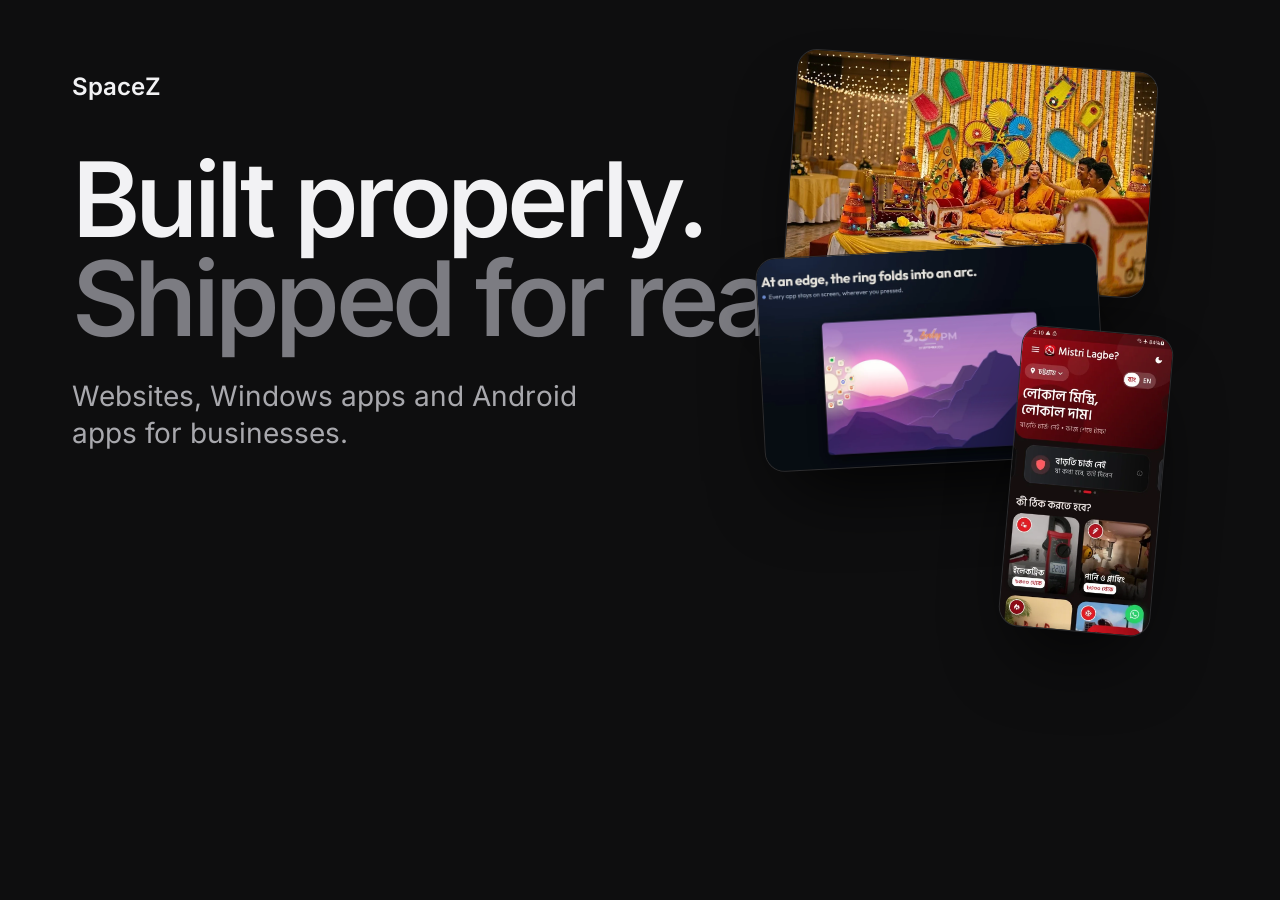
<file: tools/og.html>
<!doctype html><html><head><meta charset="utf-8"><style>
@font-face{font-family:Inter;src:url(../assets/fonts/inter.woff2)}
body{margin:0;width:1200px;height:630px;background:#0e0e0f;color:#f2f2f4;font-family:Inter;overflow:hidden;position:relative}
.t{position:absolute;left:72px;top:150px}
h1{margin:0;font-size:104px;line-height:.95;font-weight:560;letter-spacing:-.045em}
h1 span{color:#7c7c82}
p{margin:30px 0 0;font-size:28px;color:#a8a8ad;max-width:560px;line-height:1.35}
.k{position:absolute;left:72px;top:72px;font-size:24px;font-weight:600;color:#f2f2f4}
.c{position:absolute;border-radius:20px;overflow:hidden;border:1px solid #2c2c2e;box-shadow:0 40px 80px -30px #000}
.c img{width:100%;height:100%;object-fit:cover;display:block}
</style></head><body>
<div class="k">SpaceZ</div>
<div class="t"><h1>Built properly.<br><span>Shipped for real.</span></h1><p>Websites, Windows apps and Android apps for businesses.</p></div>
<div class="c" style="width:360px;height:225px;left:790px;top:60px;transform:rotate(4deg)"><img src="../assets/img/work/hashi-hall.webp"></div>
<div class="c" style="width:340px;height:212px;left:760px;top:250px;transform:rotate(-3deg)"><img src="../assets/img/work/spaceadom-arc.webp"></div>
<div class="c" style="width:150px;height:300px;left:1010px;top:330px;transform:rotate(5deg)"><img src="../assets/img/work/mistri-home.webp" style="object-position:50% 0"></div>
</body></html>
</file>
<file: assets/css/site.css>
/* Nur Ifran Arpon — portfolio. Two looks: "black" (default, quiet greyscale) and "navy" (the Spaceadom blues).
   Each project chapter repaints the page in that product's own colours while it is on screen (see site.js). */

@font-face { font-family: "Inter"; src: url("../fonts/inter.woff2") format("woff2"); font-weight: 100 900; font-display: swap; }
@font-face { font-family: "Outfit"; src: url("../fonts/outfit.woff2") format("woff2"); font-weight: 100 900; font-display: swap; }
@font-face { font-family: "Fraunces"; src: url("../fonts/fraunces.woff2") format("woff2"); font-weight: 100 900; font-display: swap; }
@font-face { font-family: "Fraunces"; src: url("../fonts/fraunces-italic.woff2") format("woff2"); font-weight: 100 900; font-style: italic; font-display: swap; }
@font-face { font-family: "Cormorant"; src: url("../fonts/cormorant.woff") format("woff"); font-weight: 300 700; font-display: swap; }

:root, :root[data-theme="black"] {
  --bg: #0e0e0f;
  --bg-2: #161617;
  --bg-3: #1d1d1f;
  --line: #2c2c2e;
  --ink: #f2f2f4;
  --ink-2: #a8a8ad;
  --ink-3: #7c7c82;
  --accent: #9db0ff;
  --cta-bg: #f2f2f4;
  --cta-ink: #0e0e0f;
  --font-display: "Inter", system-ui, sans-serif;
  --display-weight: 560;
  --display-track: -0.045em;
  --chapter-font: var(--font-display);
  color-scheme: dark;
}
:root[data-theme="navy"] {
  --bg: #070b17;
  --bg-2: #0d1326;
  --bg-3: #131b33;
  --line: #222b48;
  --ink: #eef1fb;
  --ink-2: #a3aac4;
  --ink-3: #8189a8;
  --accent: #7d97ff;
  --cta-bg: #7d97ff;
  --cta-ink: #070b17;
  --font-display: "Outfit", "Inter", system-ui, sans-serif;
  --display-weight: 600;
  --display-track: -0.035em;
}

*, *::before, *::after { box-sizing: border-box; }
html { -webkit-text-size-adjust: 100%; text-size-adjust: 100%; }
html.lenis, html.lenis body { height: auto; }
.lenis.lenis-smooth { scroll-behavior: auto !important; }
body {
  margin: 0;
  background: var(--bg);
  color: var(--ink);
  font: 400 18px/1.6 "Inter", system-ui, -apple-system, "Segoe UI", sans-serif;
  -webkit-font-smoothing: antialiased;
  text-rendering: optimizeLegibility;
  overflow-x: clip;
}
img { display: block; max-width: 100%; height: auto; }
a { color: inherit; }
button { font: inherit; color: inherit; }
::selection { background: var(--accent); color: var(--bg); }
:focus-visible { outline: 2px solid var(--accent); outline-offset: 3px; border-radius: 6px; }

.skip { position: absolute; left: 16px; top: -60px; z-index: 100; background: var(--cta-bg); color: var(--cta-ink); padding: 10px 16px; border-radius: 999px; text-decoration: none; font-weight: 600; }
.skip:focus { top: 16px; }
.sr-only { position: absolute; width: 1px; height: 1px; overflow: hidden; clip: rect(0 0 0 0); white-space: nowrap; }

.wrap { width: min(1320px, 100% - 2 * var(--gutter)); margin-inline: auto; }
:root { --gutter: clamp(16px, 4vw, 48px); --header-h: 76px; }

/* ---------- buttons and pills ---------- */
.btn {
  display: inline-flex; align-items: center; justify-content: center; gap: 10px;
  min-height: 56px; padding: 0 28px; border-radius: 999px;
  font-size: 18px; font-weight: 600; line-height: 1; white-space: nowrap;
  text-decoration: none; cursor: pointer; border: 1px solid transparent;
  transition: transform .25s cubic-bezier(.2,.7,.2,1), background-color .25s, border-color .25s, color .25s;
  will-change: transform;
}
.btn svg { width: 22px; height: 22px; flex: none; }
.btn-primary { background: var(--cta-bg); color: var(--cta-ink); }
.btn-primary:hover { transform: translateY(-2px); }
.btn-ghost { border-color: var(--line); color: var(--ink); background: transparent; }
.btn-ghost:hover { border-color: var(--ink-3); }
.btn-small { min-height: 44px; padding: 0 18px; font-size: 16px; }

.pill {
  display: inline-flex; align-items: center; gap: 8px; white-space: nowrap;
  padding: 7px 14px; border-radius: 999px; border: 1px solid var(--line);
  font-size: 15px; line-height: 1.2; color: var(--ink-2);
}
.pill .dot { width: 8px; height: 8px; border-radius: 50%; background: currentColor; flex: none; }
.pill.live .dot { background: #4cc38a; }
.pill.test .dot { background: #f0b44c; }
.pill.build .dot { background: #f0b44c; }

.eyebrow { display: block; font-size: 15px; letter-spacing: .14em; text-transform: uppercase; color: var(--ink-3); font-weight: 500; margin: 0 0 20px; }

/* ---------- header ---------- */
.header {
  position: fixed; inset: 0 0 auto 0; z-index: 50; height: var(--header-h);
  display: flex; align-items: center;
  transition: background-color .35s, border-color .35s, transform .45s cubic-bezier(.2,.7,.2,1);
  border-bottom: 1px solid transparent;
}
.header.scrolled { background: color-mix(in srgb, var(--bg) 78%, transparent); backdrop-filter: blur(18px) saturate(1.3); -webkit-backdrop-filter: blur(18px) saturate(1.3); border-bottom-color: color-mix(in srgb, var(--line) 70%, transparent); }
.header.hidden { transform: translateY(-100%); }
.header .wrap { display: flex; align-items: center; gap: 24px; }
.wordmark { font-weight: 600; font-size: 19px; letter-spacing: -0.01em; text-decoration: none; white-space: nowrap; margin-right: auto; }
.wordmark span { color: var(--ink-3); font-weight: 500; }
.nav { display: flex; align-items: center; gap: 6px; }
.nav a { text-decoration: none; color: var(--ink-2); font-size: 17px; padding: 10px 14px; border-radius: 999px; white-space: nowrap; transition: color .2s, background-color .2s; }
.nav a:hover, .nav a[aria-current="page"] { color: var(--ink); background: var(--bg-3); }

.theme-switch {
  display: inline-flex; align-items: center; padding: 4px; gap: 2px; border-radius: 999px;
  border: 1px solid var(--line); background: var(--bg-2); cursor: pointer;
}
.theme-switch span { padding: 7px 13px; border-radius: 999px; font-size: 15px; font-weight: 500; color: var(--ink-3); white-space: nowrap; transition: background-color .3s, color .3s; }
:root[data-theme="black"] .theme-switch [data-v="black"],
:root[data-theme="navy"] .theme-switch [data-v="navy"] { background: var(--ink); color: var(--bg); }

.menu-btn { display: none; width: 48px; height: 48px; border-radius: 50%; border: 1px solid var(--line); background: var(--bg-2); cursor: pointer; align-items: center; justify-content: center; }
.menu-btn i { display: block; width: 18px; height: 2px; background: var(--ink); position: relative; transition: transform .3s; }
.menu-btn i::before, .menu-btn i::after { content: ""; position: absolute; left: 0; width: 18px; height: 2px; background: var(--ink); transition: transform .3s; }
.menu-btn i::before { top: -6px; } .menu-btn i::after { top: 6px; }
.menu-open .menu-btn i { background: transparent; }
.menu-open .menu-btn i::before { transform: translateY(6px) rotate(45deg); }
.menu-open .menu-btn i::after { transform: translateY(-6px) rotate(-45deg); }

.sheet { position: fixed; inset: 0; z-index: 45; background: var(--bg); padding: calc(var(--header-h) + 24px) var(--gutter) 32px; display: flex; flex-direction: column; gap: 8px; opacity: 0; visibility: hidden; transition: opacity .3s, visibility .3s; }
.menu-open .sheet { opacity: 1; visibility: visible; }
.sheet a:not(.btn) { font-family: var(--font-display); font-size: 40px; font-weight: var(--display-weight); letter-spacing: -0.03em; text-decoration: none; padding: 8px 0; border-bottom: 1px solid var(--line); }
.sheet .btn { margin-top: 24px; }
.sheet .theme-switch { align-self: flex-start; margin-top: 16px; }

@media (max-width: 900px) {
  .nav, .header .theme-switch, .header .btn { display: none; }
  .menu-btn { display: inline-flex; }
}

/* ---------- hero ---------- */
.hero { position: relative; height: 185vh; }
.hero-pin { position: sticky; top: 0; height: 100vh; height: 100svh; overflow: hidden; display: grid; place-items: center; padding-top: var(--header-h); }
.hero-copy { position: relative; z-index: 3; width: min(1320px, 100% - 2 * var(--gutter)); margin-inline: auto; pointer-events: none; }
.hero-copy > * { pointer-events: auto; }
.hero-kicker { display: flex; flex-wrap: wrap; gap: 10px; margin-bottom: 28px; }
.hero h1 {
  margin: 0; font-family: var(--font-display); font-weight: var(--display-weight);
  font-size: clamp(60px, min(11vw, 20vh), 210px); line-height: .9; letter-spacing: var(--display-track);
}
.hero h1 .line { display: block; overflow: hidden; padding-bottom: .06em; }
.hero h1 .line > span { display: inline-block; }
.hero h1 .soft { color: var(--ink-3); }
.hero-lede { max-width: 560px; margin: 32px 0 0; font-size: clamp(19px, 1.5vw, 22px); color: var(--ink-2); }
.hero-actions { display: flex; flex-wrap: wrap; gap: 14px; margin-top: 36px; }
.hero-hint { position: absolute; z-index: 3; bottom: 28px; left: 50%; transform: translateX(-50%); font-size: 15px; color: var(--ink-3); display: flex; align-items: center; gap: 10px; white-space: nowrap; }
.hero-hint i { width: 1px; height: 36px; background: linear-gradient(var(--ink-3), transparent); display: block; }

/* the revolving ring of real project pictures */
.orbit { position: absolute; inset: 0; z-index: 1; display: grid; place-items: center; perspective: 1000px; perspective-origin: 72% 50%; pointer-events: none; }
.orbit-cam { position: relative; transform-style: preserve-3d; width: 0; height: 0; }
.ring { position: absolute; left: 0; top: 0; transform-style: preserve-3d; }
.card3d {
  position: absolute; left: 0; top: 0; width: var(--cw, 340px); aspect-ratio: 16 / 10; margin: calc(var(--cw, 340px) * -0.3125) 0 0 calc(var(--cw, 340px) * -0.5);
  border-radius: 18px; overflow: hidden; background: var(--bg-3); border: 1px solid var(--line);
  backface-visibility: hidden; -webkit-backface-visibility: hidden; cursor: pointer; pointer-events: auto;
  box-shadow: 0 30px 80px -30px rgba(0,0,0,.7);
  padding: 0; display: block; transition: border-color .3s;
}
.card3d:hover { border-color: var(--ink-3); }
.card3d img { width: 100%; height: 100%; object-fit: cover; }
.card3d .tag { position: absolute; left: 12px; bottom: 12px; display: inline-flex; align-items: center; gap: 8px; padding: 6px 12px 6px 6px; border-radius: 999px; background: rgba(10,10,12,.72); backdrop-filter: blur(8px); -webkit-backdrop-filter: blur(8px); color: #fff; font-size: 15px; font-weight: 600; white-space: nowrap; }
.card3d .tag img { width: 24px; height: 24px; border-radius: 6px; }
.orbit-shade { position: absolute; inset: 0; z-index: 2; pointer-events: none; background: linear-gradient(90deg, var(--bg) 18%, color-mix(in srgb, var(--bg) 70%, transparent) 38%, transparent 62%), linear-gradient(to top, var(--bg) 0%, transparent 18%); }

@media (max-width: 900px) {
  .orbit { perspective-origin: 50% 30%; }
  .hero { height: 160vh; }
  .hero-pin { place-items: end center; padding-bottom: 40px; }
  .orbit { align-items: start; padding-top: calc(var(--header-h) + 12vh); }
  .orbit-shade { background: linear-gradient(to top, var(--bg) 52%, transparent 70%); }
  .hero-kicker { margin-bottom: 20px; }
}
@media (max-width: 520px) {
  .hero-kicker { display: none; }
  .hero-lede { margin-top: 22px; }
  .hero-actions { margin-top: 26px; }
  .hero-hint { display: none; }
}

/* ---------- statement (words light up as you scroll) ---------- */
.statement { padding: clamp(60px, 10vh, 140px) 0 clamp(120px, 18vh, 220px); }
.statement p { margin: 0; font-family: var(--font-display); font-weight: 500; font-size: clamp(32px, 4.6vw, 76px); line-height: 1.12; letter-spacing: -0.03em; max-width: 22ch; }
.statement .w { color: var(--ink); transition: color .2s; }
.js .statement .w { color: var(--line); }
.js .statement .w.on { color: var(--ink); }

.facts { display: grid; grid-template-columns: repeat(4, minmax(0, 1fr)); border-top: 1px solid var(--line); margin-top: clamp(64px, 10vh, 120px); }
.fact { padding: 28px 24px 0 0; }
.fact + .fact { padding-left: 24px; border-left: 1px solid var(--line); }
.fact b { display: block; font-family: var(--font-display); font-weight: var(--display-weight); font-size: clamp(40px, 4.2vw, 64px); letter-spacing: -0.04em; line-height: 1; }
.fact span { display: block; margin-top: 12px; color: var(--ink-2); font-size: 17px; }
@media (max-width: 900px) {
  .facts { grid-template-columns: repeat(2, minmax(0, 1fr)); }
  .fact { padding: 24px 16px 24px 0; border-bottom: 1px solid var(--line); }
  .fact + .fact { padding-left: 0; border-left: 0; }
  .fact:nth-child(2n) { padding-left: 16px; border-left: 1px solid var(--line); }
}

/* ---------- section heads ---------- */
.sec-head { display: grid; grid-template-columns: minmax(0, 1fr) minmax(0, 460px); gap: 32px; align-items: end; margin-bottom: clamp(48px, 8vh, 96px); }
.sec-head h2 { margin: 0; font-family: var(--font-display); font-weight: var(--display-weight); font-size: clamp(48px, 7vw, 120px); line-height: .95; letter-spacing: var(--display-track); }
.sec-head p { margin: 0; color: var(--ink-2); font-size: 19px; }
@media (max-width: 900px) { .sec-head { grid-template-columns: 1fr; } }

/* ---------- work chapters ---------- */
.work-intro { padding: clamp(80px, 14vh, 160px) 0 0; }
.chapter { position: relative; height: 260vh; }
.chapter-pin { position: sticky; top: 0; height: 100vh; height: 100svh; overflow: hidden; display: flex; align-items: center; }
.chapter-grid { display: grid; grid-template-columns: minmax(0, 5fr) minmax(0, 7fr); gap: clamp(32px, 5vw, 88px); align-items: center; width: min(1320px, 100% - 2 * var(--gutter)); margin-inline: auto; padding-top: var(--header-h); }
.chapter-copy { position: relative; z-index: 2; }
.chapter-num { font-size: 15px; color: var(--ink-3); letter-spacing: .14em; text-transform: uppercase; display: flex; align-items: center; gap: 12px; margin-bottom: 20px; }
.chapter-num img { width: 36px; height: 36px; border-radius: 9px; }
.chapter h3 { margin: 0; font-family: var(--chapter-font); font-weight: var(--chapter-weight, 600); font-size: clamp(44px, min(5.6vw, 10vh), 96px); line-height: .95; letter-spacing: var(--chapter-track, -0.04em); }
.chapter h3 em { font-style: italic; font-weight: 400; }
.chapter .tagline { margin: 18px 0 0; font-size: clamp(20px, 1.6vw, 24px); color: var(--ink); max-width: 30ch; line-height: 1.4; }
.chapter ul { list-style: none; margin: clamp(16px, 2.6vh, 26px) 0 0; padding: 0; display: grid; gap: 12px; max-width: 46ch; }
.chapter li { position: relative; padding-left: 22px; color: var(--ink-2); font-size: 17px; line-height: 1.5; }
.chapter li::before { content: ""; position: absolute; left: 0; top: .62em; width: 8px; height: 8px; border-radius: 50%; background: var(--accent); }
.chapter .meta { display: flex; flex-wrap: wrap; gap: 8px; margin-top: clamp(16px, 2.6vh, 26px); }
.chapter .links { display: flex; flex-wrap: wrap; gap: 12px; margin-top: clamp(18px, 2.8vh, 28px); }
@media (min-width: 901px) and (max-height: 820px) { .chapter li { font-size: 16px; } .chapter .tagline { font-size: 19px; margin-top: 12px; } .chapter-num { margin-bottom: 12px; } }
.chapter .btn-primary { background: var(--accent); color: var(--bg); }

.media { position: relative; z-index: 1; aspect-ratio: 16 / 10; border-radius: 22px; overflow: hidden; background: var(--bg-3); border: 1px solid var(--line); transform-origin: 50% 50%; box-shadow: 0 50px 120px -50px rgba(0,0,0,.75); }
.media.square { aspect-ratio: 1 / 1; width: min(100%, 72vh); margin-inline: auto; }
.media > img, .media .slide { position: absolute; inset: 0; width: 100%; height: 100%; object-fit: cover; }
.media .slide { opacity: 0; }
.media .slide:first-child { opacity: 1; }
.media .caption { position: absolute; left: 16px; bottom: 16px; z-index: 2; padding: 8px 14px; border-radius: 999px; background: rgba(8,8,10,.7); color: #fff; font-size: 15px; backdrop-filter: blur(8px); -webkit-backdrop-filter: blur(8px); white-space: nowrap; }
.phones { position: relative; z-index: 1; display: flex; justify-content: center; gap: clamp(16px, 2.4vw, 32px); }
.phone { width: min(270px, 38vw); aspect-ratio: 540 / 1170; border-radius: 34px; overflow: hidden; border: 6px solid #1a1a1c; background: #000; box-shadow: 0 40px 100px -40px rgba(0,0,0,.8); }
.phone img { width: 100%; height: 100%; object-fit: cover; }
.phone:nth-child(2) { transform: translateY(48px); }

@media (max-width: 900px) {
  .chapter { height: auto; }
  .chapter-pin { position: relative; height: auto; overflow: visible; padding: 72px 0; display: block; }
  .chapter-grid { grid-template-columns: 1fr; padding-top: 0; gap: 36px; }
  .chapter-copy { order: 2; }
  .media.square { width: 100%; }
  .phone { width: min(200px, 42vw); border-radius: 26px; border-width: 5px; }
  .phone:nth-child(2) { transform: translateY(28px); }
}

/* ---------- timeline ---------- */
.timeline { position: relative; }
.tl-pin { position: relative; }
.tl-track { display: flex; gap: 0; }
.tl-item { flex: 0 0 auto; width: clamp(300px, 28vw, 420px); padding: 32px 32px 0 0; border-top: 1px solid var(--line); position: relative; }
.tl-item::before { content: ""; position: absolute; top: -6px; left: 0; width: 11px; height: 11px; border-radius: 50%; background: var(--bg); border: 2px solid var(--ink-3); }
.tl-item.big::before { background: var(--accent); border-color: var(--accent); }
.tl-date { font-size: 15px; color: var(--ink-3); letter-spacing: .08em; text-transform: uppercase; }
.tl-item h4 { margin: 10px 0 10px; font-family: var(--font-display); font-weight: var(--display-weight); font-size: 30px; line-height: 1.1; letter-spacing: -0.02em; }
.tl-item p { margin: 0; color: var(--ink-2); font-size: 17px; max-width: 34ch; }
.tl-item a { display: inline-block; margin-top: 14px; color: var(--accent); font-weight: 600; text-decoration: none; }
.tl-item a:hover { text-decoration: underline; }
.tl-progress { height: 2px; background: var(--accent); width: 0; margin-top: -1px; position: relative; z-index: 1; }
.timeline.horizontal { height: var(--tl-h, 300vh); }
.timeline.horizontal .tl-pin { position: sticky; top: 0; height: 100vh; height: 100svh; overflow: hidden; display: flex; flex-direction: column; justify-content: center; }
.timeline.horizontal .tl-track { will-change: transform; padding-left: max(var(--gutter), (100vw - 1320px) / 2); }
.timeline:not(.horizontal) .tl-track { flex-direction: column; gap: 0; padding-left: 6px; }
#timeline:not(.horizontal) .tl-track { width: min(1320px, 100% - 2 * var(--gutter)); margin-inline: auto; }
.timeline:not(.horizontal) .tl-item { width: auto; padding: 0 0 40px 32px; border-top: 0; border-left: 1px solid var(--line); }
.timeline:not(.horizontal) .tl-item::before { top: 4px; left: -6px; }

/* ---------- habits / services ---------- */
.grid-lines { display: grid; grid-template-columns: repeat(var(--cols, 4), minmax(0, 1fr)); border-top: 1px solid var(--line); }
.grid-lines > * { padding: 36px 28px 40px 0; }
.grid-lines > * + * { padding-left: 28px; border-left: 1px solid var(--line); }
.grid-lines .n { font-size: 15px; color: var(--ink-3); letter-spacing: .1em; }
.grid-lines h4 { margin: 18px 0 12px; font-family: var(--font-display); font-weight: var(--display-weight); font-size: 28px; line-height: 1.1; letter-spacing: -0.02em; }
.grid-lines p { margin: 0; color: var(--ink-2); font-size: 17px; }
.grid-lines a.proof { display: inline-block; margin-top: 16px; color: var(--accent); font-weight: 600; text-decoration: none; }
.grid-lines a.proof:hover { text-decoration: underline; }
@media (max-width: 1100px) { .grid-lines { --cols: 2 !important; } .grid-lines > * { border-bottom: 1px solid var(--line); } .grid-lines > *:nth-child(2n+1) { padding-left: 0; border-left: 0; } }
@media (max-width: 640px) { .grid-lines { --cols: 1 !important; } .grid-lines > * { padding: 28px 0 !important; border-left: 0 !important; } }

.block { padding: clamp(100px, 16vh, 200px) 0; }

/* ---------- about ---------- */
.about-grid { display: grid; grid-template-columns: minmax(0, 5fr) minmax(0, 7fr); gap: clamp(32px, 6vw, 96px); align-items: start; }
.about-photo { margin: 0; border-radius: 22px; overflow: hidden; border: 1px solid var(--line); aspect-ratio: 4 / 5; background: var(--bg-3); }
.reveal-photo { position: relative; perspective: 1200px; }
.reveal-photo.tiled { overflow: visible; background: transparent; border-color: transparent; }
.reveal-photo.tiled > img { opacity: 0; border-radius: 22px; }
.flip-grid { position: absolute; inset: 0; display: grid; grid-template-columns: repeat(var(--cols), 1fr); grid-template-rows: repeat(var(--rows), 1fr); gap: 0; transform-style: preserve-3d; border-radius: 22px; }
.flip { position: relative; transform-style: preserve-3d; will-change: transform; }
.flip i { position: absolute; inset: 0; backface-visibility: hidden; -webkit-backface-visibility: hidden; background-repeat: no-repeat; }
.flip .f { filter: saturate(1.1); box-shadow: inset 0 0 0 .5px rgba(255,255,255,.08); }
.flip .b { transform: rotateY(180deg); }
.flip.tl i { border-top-left-radius: 22px; } .flip.tr i { border-top-right-radius: 22px; } .flip.bl i { border-bottom-left-radius: 22px; } .flip.br i { border-bottom-right-radius: 22px; }
.facts-dl { grid-template-columns: repeat(2, minmax(0, 1fr)); }
.about-text .about-card { margin-top: 12px; }
.about-photo img { width: 100%; height: 100%; object-fit: cover; }
.about-card { border: 1px solid var(--line); border-radius: 22px; padding: 28px; background: var(--bg-2); }
.about-card dl { margin: 0; display: grid; gap: 18px; }
.about-card dt { font-size: 14px; color: var(--ink-3); letter-spacing: .1em; text-transform: uppercase; }
.about-card dd { margin: 4px 0 0; font-size: 18px; }
.about-text p { margin: 0 0 22px; font-size: clamp(19px, 1.45vw, 22px); color: var(--ink-2); max-width: 60ch; }
.about-text p:first-child { color: var(--ink); }
.about-side { position: sticky; top: calc(var(--header-h) + 24px); }
.sec-title { margin: 0 0 32px; font-family: var(--font-display); font-weight: var(--display-weight); font-size: clamp(48px, 7vw, 120px); line-height: .95; letter-spacing: var(--display-track); }
.proof-link { color: var(--accent); font-weight: 600; text-decoration: none; }
.proof-link:hover { text-decoration: underline; }
.contact-alt a { color: var(--ink-2); }
@media (max-width: 900px) { .about-grid { grid-template-columns: 1fr; } .about-side { position: static; max-width: 460px; } }
@media (max-width: 520px) { .facts-dl { grid-template-columns: 1fr; } }

/* ---------- contact ---------- */
.contact { padding: clamp(120px, 20vh, 240px) 0 clamp(80px, 12vh, 140px); text-align: center; }
.contact h2 { margin: 0 auto; font-family: var(--font-display); font-weight: var(--display-weight); font-size: clamp(56px, 10vw, 180px); line-height: .92; letter-spacing: var(--display-track); max-width: 12ch; }
.contact p { margin: 28px auto 0; max-width: 560px; color: var(--ink-2); font-size: 20px; }
.contact .hero-actions { justify-content: center; }
.btn-whatsapp { background: var(--cta-bg); color: var(--cta-ink); min-height: 64px; padding: 0 34px; font-size: 20px; }
.contact-alt { margin-top: 28px; font-size: 17px; color: var(--ink-3); }
.contact-alt button { background: none; border: 0; padding: 0; color: var(--ink-2); text-decoration: underline; cursor: pointer; font-size: 17px; }

/* ---------- footer ---------- */
.footer { border-top: 1px solid var(--line); padding: 56px 0 40px; color: var(--ink-2); font-size: 16px; }
.footer-grid { display: grid; grid-template-columns: minmax(0, 2fr) repeat(3, minmax(0, 1fr)); gap: 32px; }
.footer h5 { margin: 0 0 14px; font-size: 14px; letter-spacing: .12em; text-transform: uppercase; color: var(--ink-3); font-weight: 500; }
.footer ul { list-style: none; margin: 0; padding: 0; display: grid; gap: 10px; }
.footer a { text-decoration: none; color: var(--ink-2); }
.footer a:hover { color: var(--ink); }
.footer .big { font-family: var(--font-display); font-size: 28px; font-weight: var(--display-weight); color: var(--ink); letter-spacing: -0.02em; margin: 0 0 10px; }
.footer .kofi { margin-top: 18px; }
.footer .kofi a { color: var(--accent); }
.footer-bottom { display: flex; flex-wrap: wrap; justify-content: space-between; gap: 12px; margin-top: 48px; padding-top: 24px; border-top: 1px solid var(--line); color: var(--ink-3); font-size: 15px; }
@media (max-width: 900px) { .footer-grid { grid-template-columns: repeat(2, minmax(0, 1fr)); } .footer-grid > :first-child { grid-column: 1 / -1; } }

/* ---------- inner pages ---------- */
.page-head { padding: calc(var(--header-h) + clamp(60px, 12vh, 140px)) 0 clamp(48px, 8vh, 96px); }
.page-head h1 { margin: 0; font-family: var(--font-display); font-weight: var(--display-weight); font-size: clamp(56px, 9vw, 160px); line-height: .92; letter-spacing: var(--display-track); }
.page-head p { margin: 28px 0 0; max-width: 620px; color: var(--ink-2); font-size: clamp(19px, 1.5vw, 22px); }
.prose { max-width: 720px; }
.prose h2 { margin: 64px 0 16px; font-family: var(--font-display); font-weight: var(--display-weight); font-size: clamp(30px, 3vw, 44px); letter-spacing: -0.02em; line-height: 1.1; }
.prose p, .prose li { color: var(--ink-2); font-size: 19px; }
.prose a { color: var(--accent); }

/* ---------- reveal + reduced motion ---------- */
.js .rv { opacity: 0; transform: translateY(28px); }
@media (prefers-reduced-motion: reduce) {
  .js .rv { opacity: 1; transform: none; }
  .hero { height: auto; }
  .hero-pin { position: relative; height: auto; min-height: 100svh; }
  .chapter { height: auto; }
  .chapter-pin { position: relative; height: auto; padding: 96px 0; }
  .js .statement .w { color: var(--ink); }
  .btn, .btn:hover { transition: none; transform: none; }
}

/* ---------- SpaceZ only: process steps, brief builder, questions ---------- */
.steps { display: grid; grid-template-columns: repeat(5, minmax(0, 1fr)); border-top: 1px solid var(--line); counter-reset: s; }
.steps > div { padding: 32px 24px 36px 0; }
.steps > div + div { padding-left: 24px; border-left: 1px solid var(--line); }
.steps b { display: block; font-family: var(--font-display); font-weight: var(--display-weight); font-size: 26px; letter-spacing: -0.02em; margin: 14px 0 10px; }
.steps p { margin: 0; color: var(--ink-2); font-size: 17px; }
@media (max-width: 1100px) { .steps { grid-template-columns: 1fr; } .steps > div { padding: 24px 0 !important; border-left: 0 !important; border-bottom: 1px solid var(--line); } }

.brief { display: grid; grid-template-columns: minmax(0, 7fr) minmax(0, 5fr); gap: clamp(28px, 4vw, 64px); align-items: start; }
.brief-form { border: 1px solid var(--line); border-radius: 24px; padding: clamp(22px, 3vw, 40px); background: var(--bg-2); }
.brief fieldset { border: 0; margin: 0 0 30px; padding: 0; }
.brief legend { font-family: var(--font-display); font-weight: var(--display-weight); font-size: 24px; letter-spacing: -0.02em; margin-bottom: 14px; padding: 0; }
.brief legend small { font-family: "Inter", sans-serif; font-weight: 400; font-size: 16px; color: var(--ink-3); letter-spacing: 0; }
.chips { display: flex; flex-wrap: wrap; gap: 10px; }
.chip { position: relative; }
.chip input { position: absolute; opacity: 0; inset: 0; margin: 0; cursor: pointer; }
.chip span { display: inline-flex; align-items: center; min-height: 50px; padding: 0 20px; border-radius: 999px; border: 1px solid var(--line); color: var(--ink); font-size: 17px; white-space: nowrap; transition: background-color .2s, color .2s, border-color .2s; }
.chip input:hover + span { border-color: var(--ink-3); }
.chip input:checked + span { background: var(--ink); color: var(--bg); border-color: var(--ink); }
.chip input:focus-visible + span { outline: 2px solid var(--accent); outline-offset: 3px; }
.brief label.field { display: block; font-size: 17px; color: var(--ink-2); margin-bottom: 8px; }
.brief textarea, .brief input[type="text"] { width: 100%; font: inherit; font-size: 18px; color: var(--ink); background: var(--bg); border: 1px solid var(--line); border-radius: 16px; padding: 14px 16px; }
.brief textarea { min-height: 150px; resize: vertical; line-height: 1.5; }
.brief textarea:focus, .brief input[type="text"]:focus { outline: 2px solid var(--accent); outline-offset: 1px; border-color: transparent; }
.brief .err { color: #ff8a80; font-size: 16px; margin: 10px 0 0; min-height: 1em; }
.brief .row2 { display: grid; grid-template-columns: 1fr 1fr; gap: 14px; }
.brief-preview { position: sticky; top: calc(var(--header-h) + 24px); border: 1px solid var(--line); border-radius: 24px; padding: 28px; }
.brief-preview h3 { margin: 0 0 14px; font-size: 15px; letter-spacing: .12em; text-transform: uppercase; color: var(--ink-3); font-weight: 500; }
.brief-preview pre { margin: 0; white-space: pre-wrap; font: 17px/1.6 "Inter", sans-serif; color: var(--ink); }
.brief-preview ul { margin: 22px 0 0; padding-left: 20px; color: var(--ink-2); font-size: 16px; }
.brief-preview li + li { margin-top: 6px; }
@media (max-width: 900px) { .brief { grid-template-columns: 1fr; } .brief-preview { position: static; } .brief .row2 { grid-template-columns: 1fr; } }

.faq { max-width: 880px; }
.faq details { border-top: 1px solid var(--line); }
.faq details:last-child { border-bottom: 1px solid var(--line); }
.faq summary { list-style: none; cursor: pointer; padding: 26px 48px 26px 0; position: relative; font-family: var(--font-display); font-weight: var(--display-weight); font-size: clamp(21px, 2vw, 26px); letter-spacing: -0.015em; }
.faq summary::-webkit-details-marker { display: none; }
.faq summary::after { content: "+"; position: absolute; right: 6px; top: 50%; transform: translateY(-50%); font-size: 30px; font-weight: 300; color: var(--ink-3); transition: transform .3s; }
.faq details[open] summary::after { transform: translateY(-50%) rotate(45deg); }
.faq details p { margin: 0 0 26px; color: var(--ink-2); font-size: 18px; max-width: 64ch; }
.also { display: flex; flex-wrap: wrap; gap: 10px; margin-top: 22px; }
.also a { text-decoration: none; }
.hero-long h1 { font-size: clamp(52px, min(7.2vw, 14vh), 150px); }
.hero-long .orbit-shade { background: linear-gradient(90deg, var(--bg) 26%, color-mix(in srgb, var(--bg) 78%, transparent) 50%, transparent 74%), linear-gradient(to top, var(--bg) 0%, transparent 18%); }
@media (max-width: 900px) { .hero-long h1 { font-size: clamp(46px, 11vw, 96px); } .hero-long .orbit-shade { background: linear-gradient(to top, var(--bg) 52%, transparent 70%); } }
</file>
